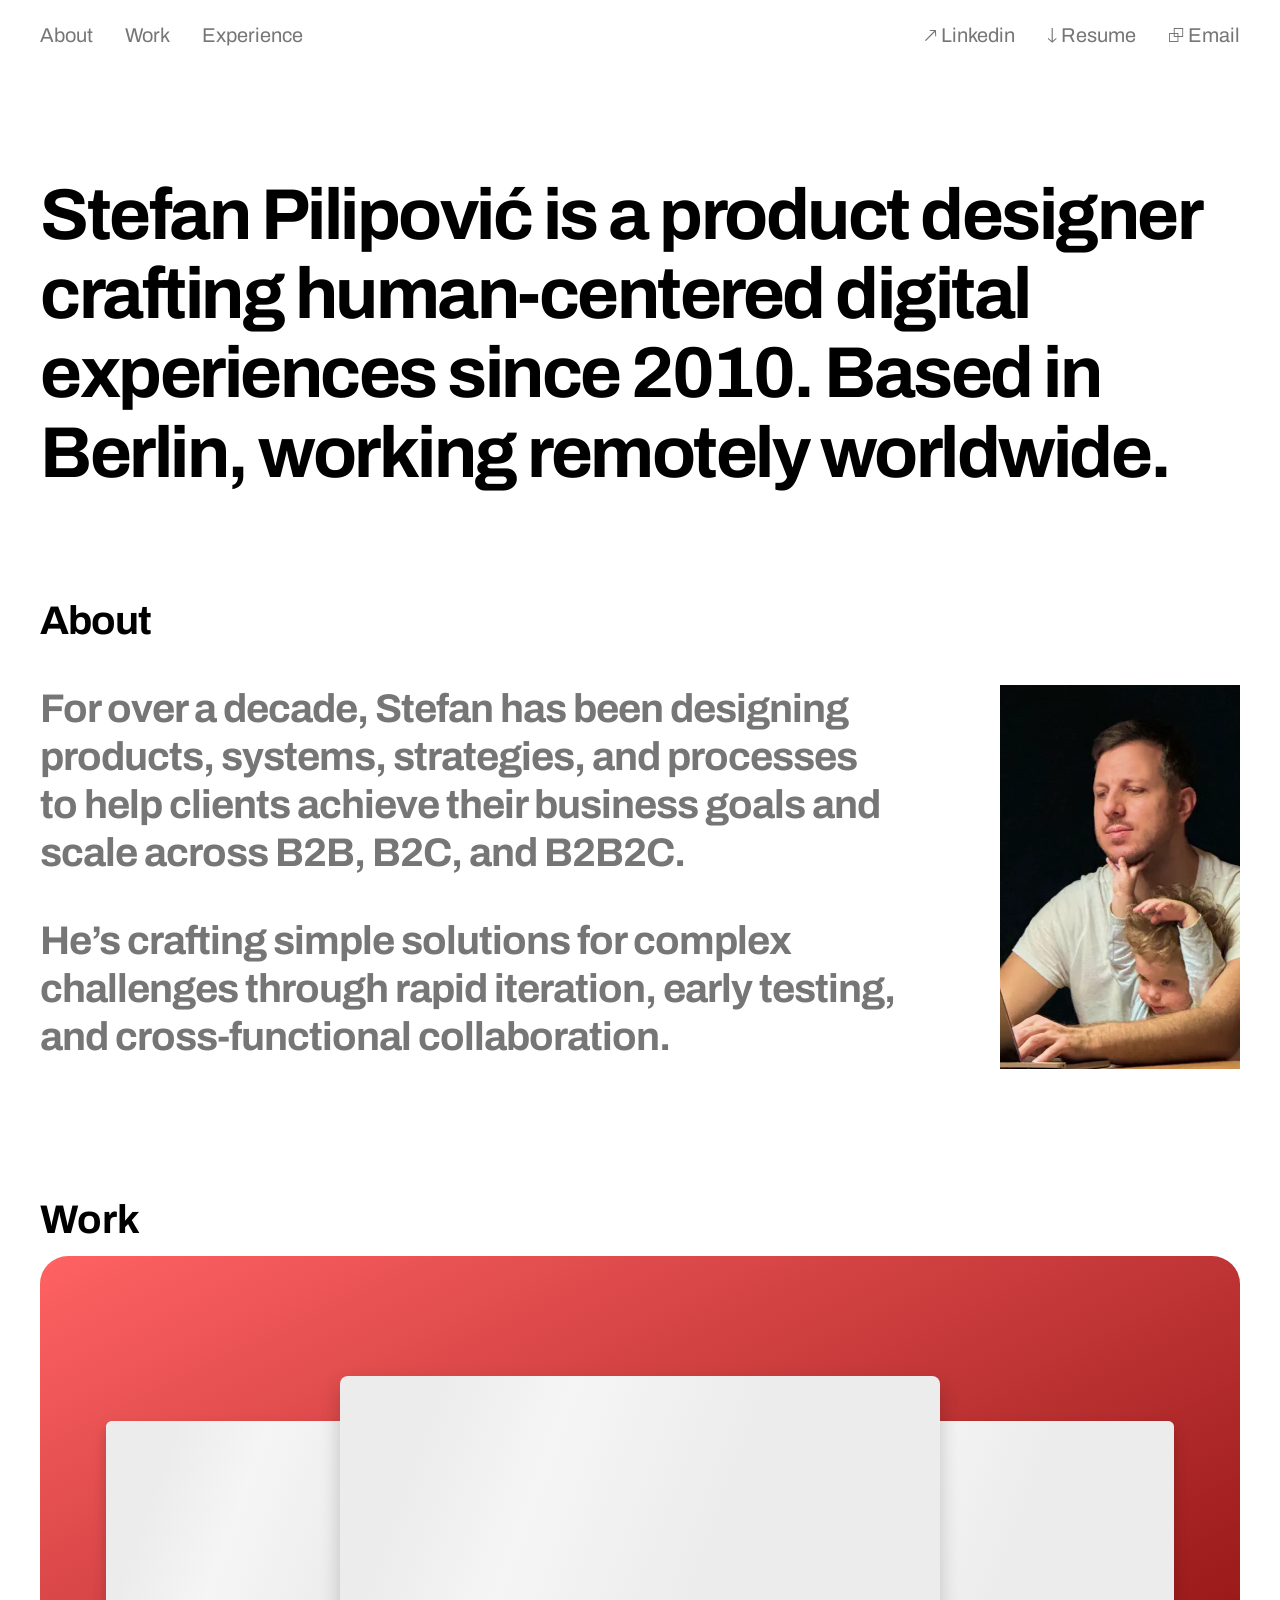
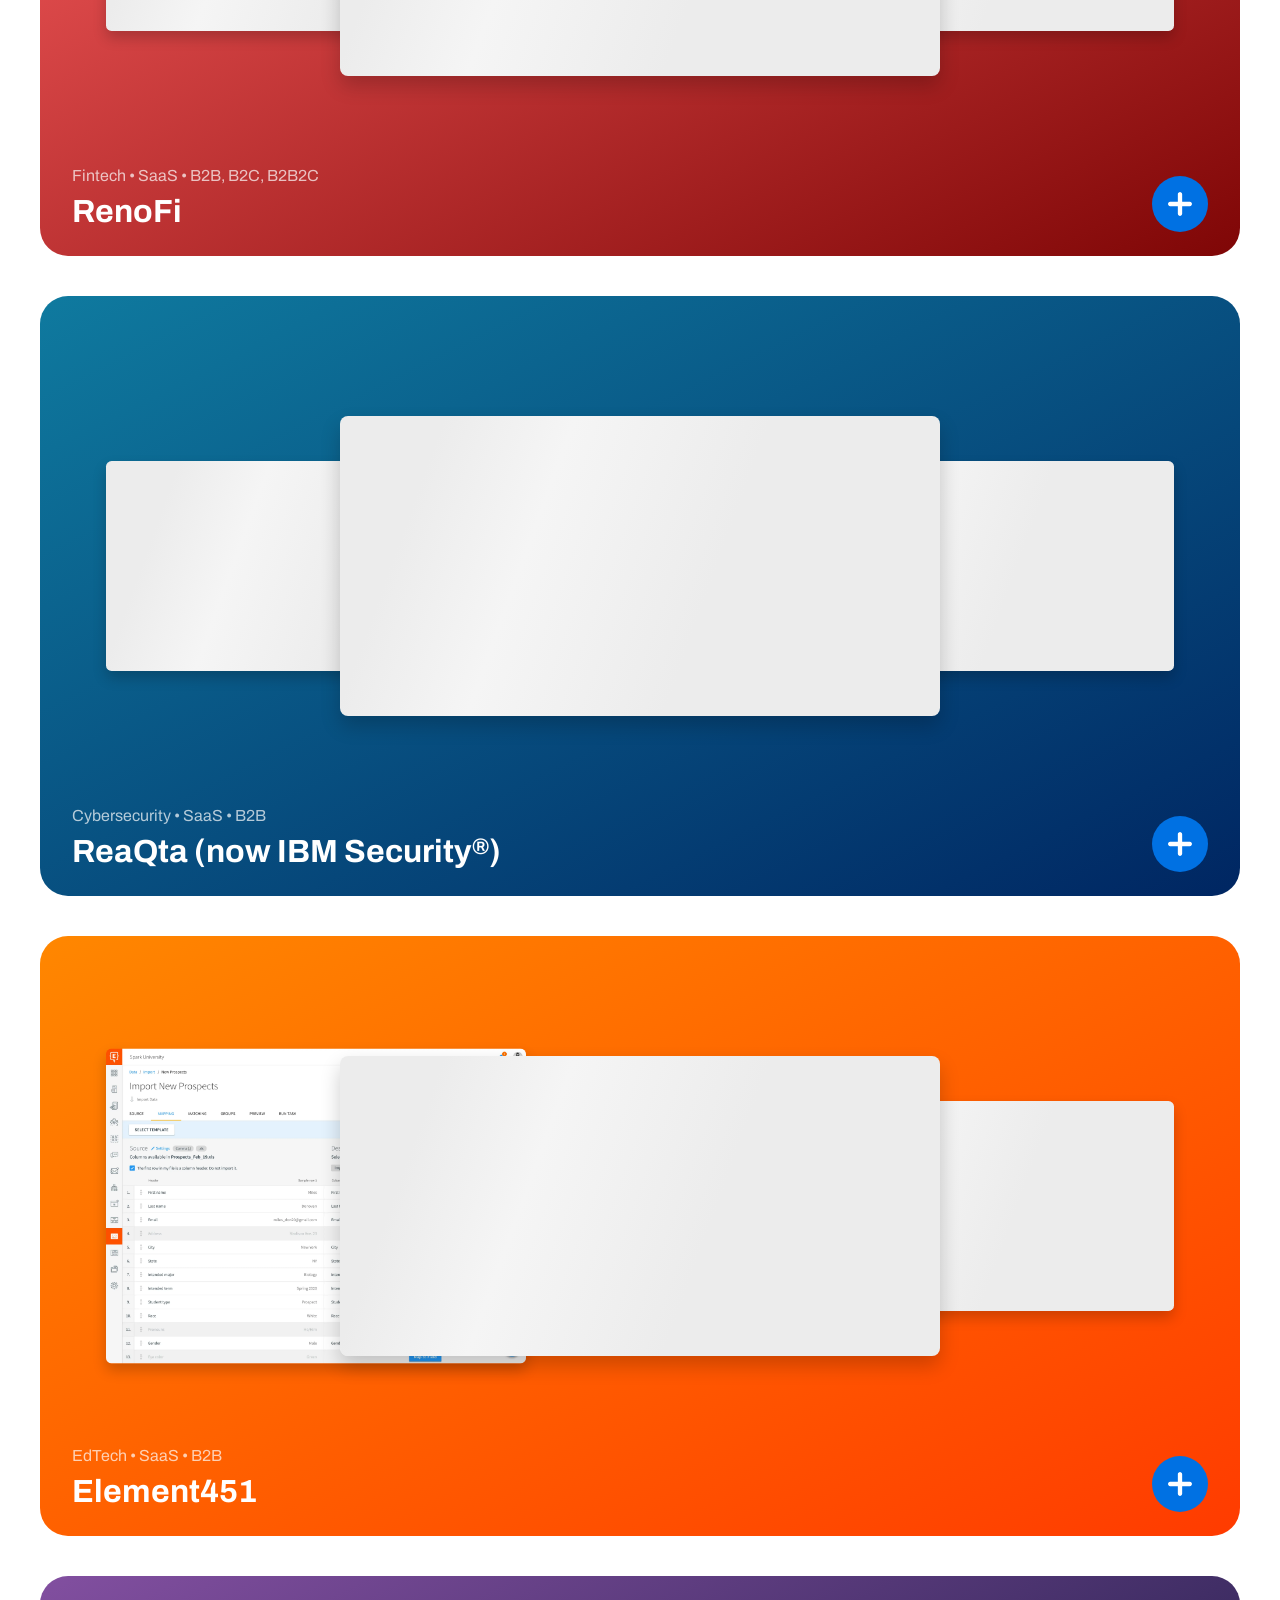
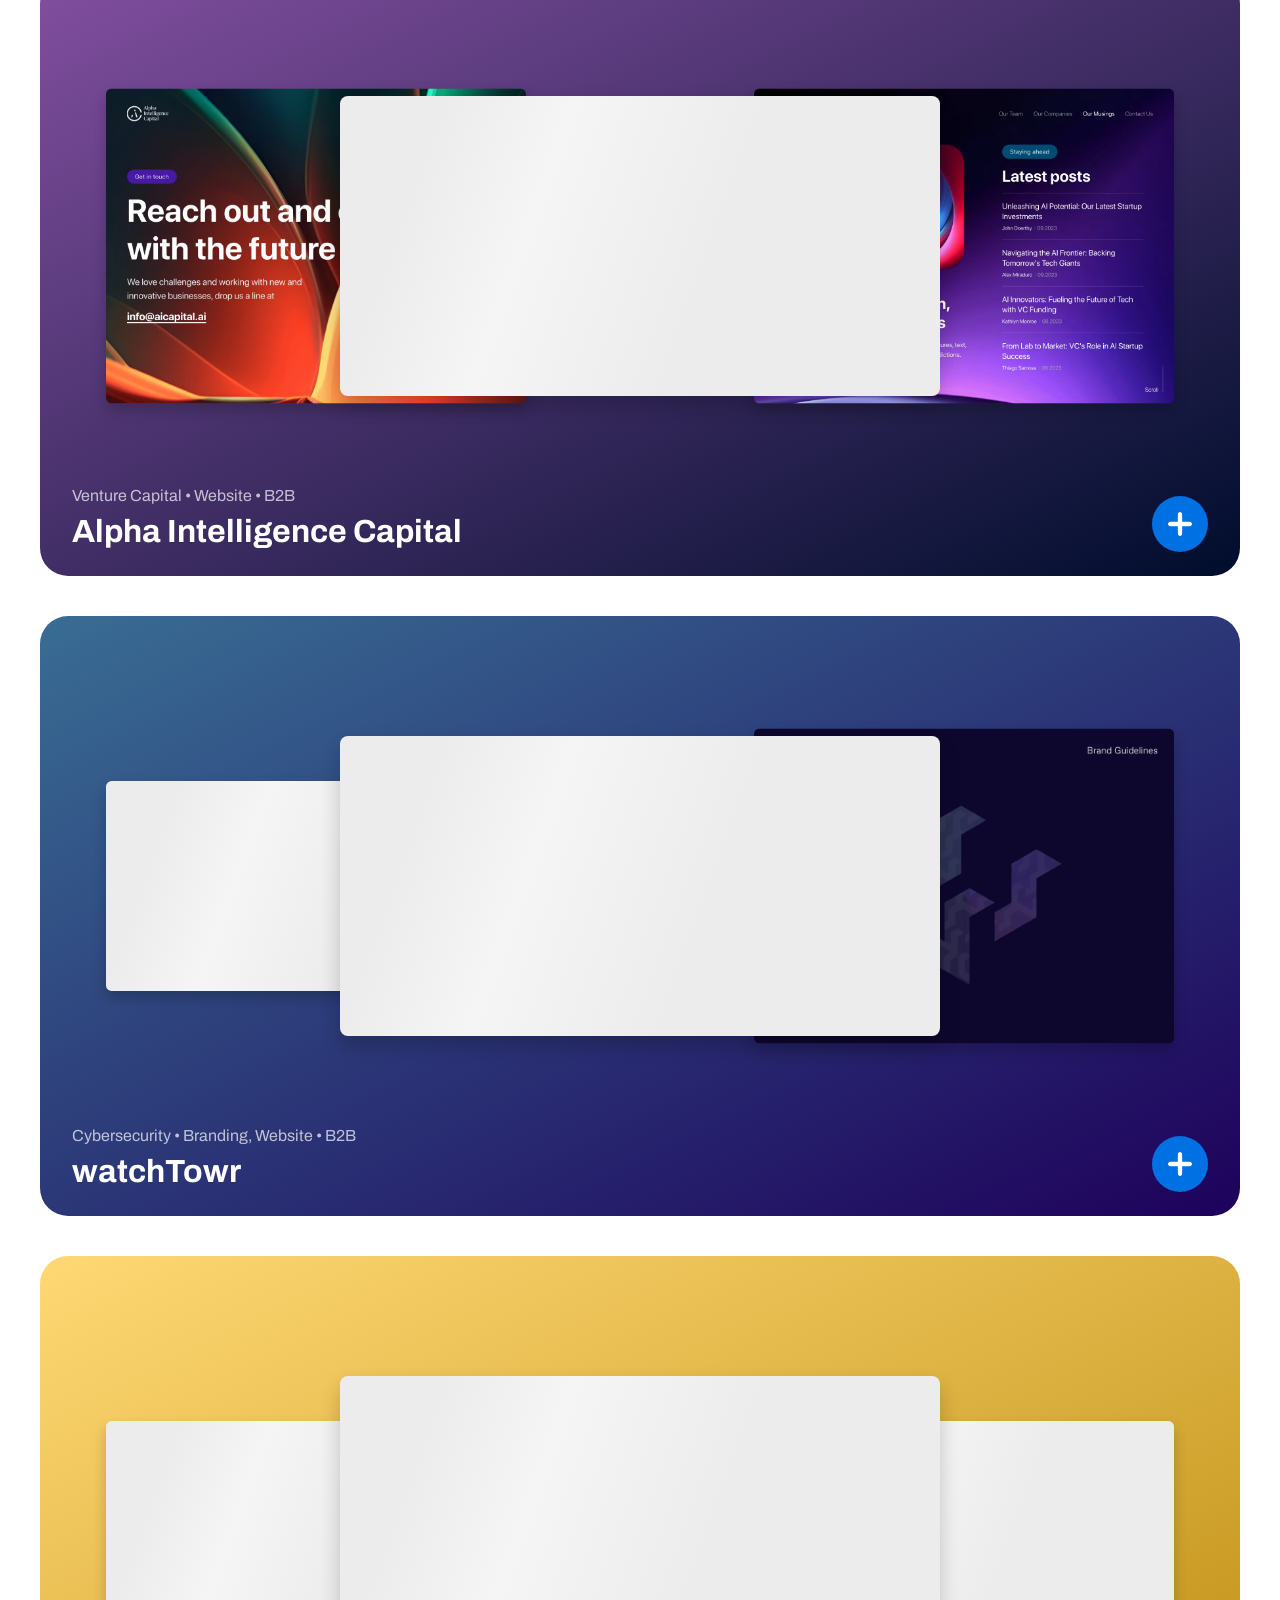
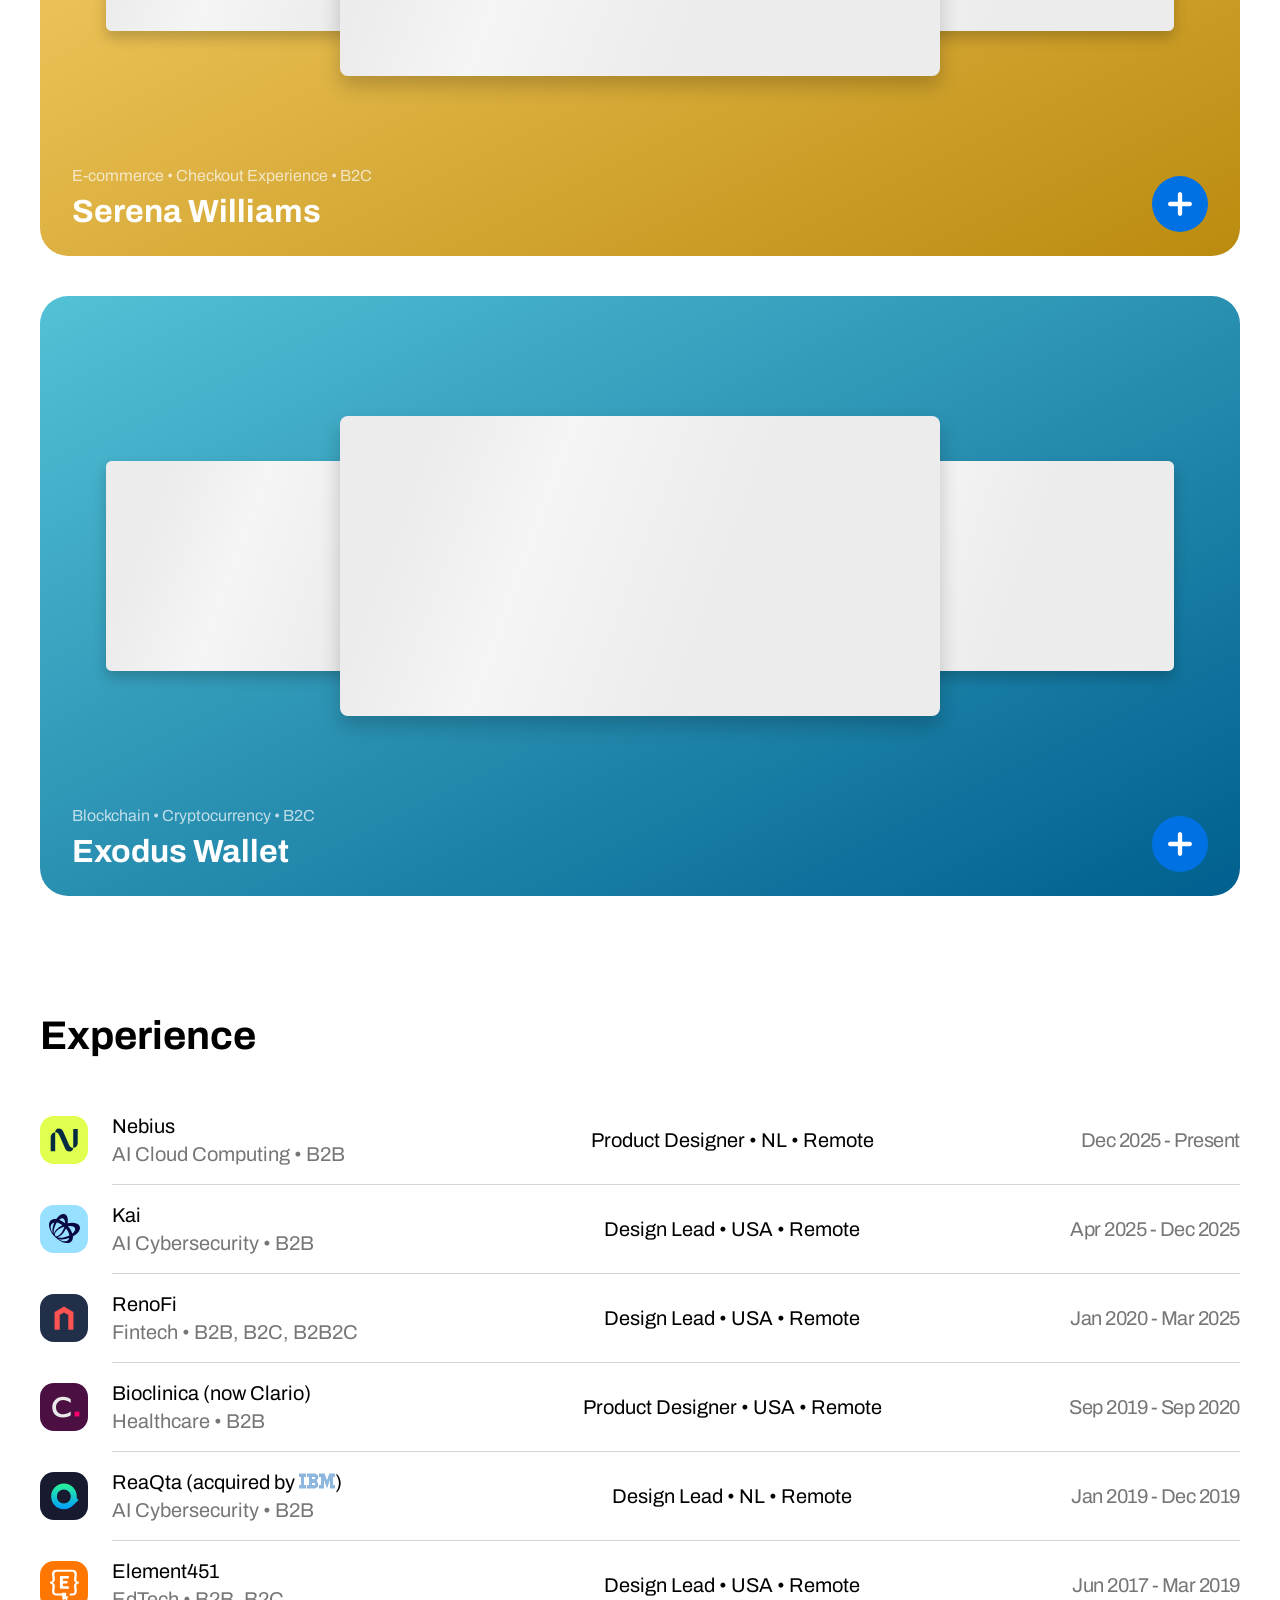
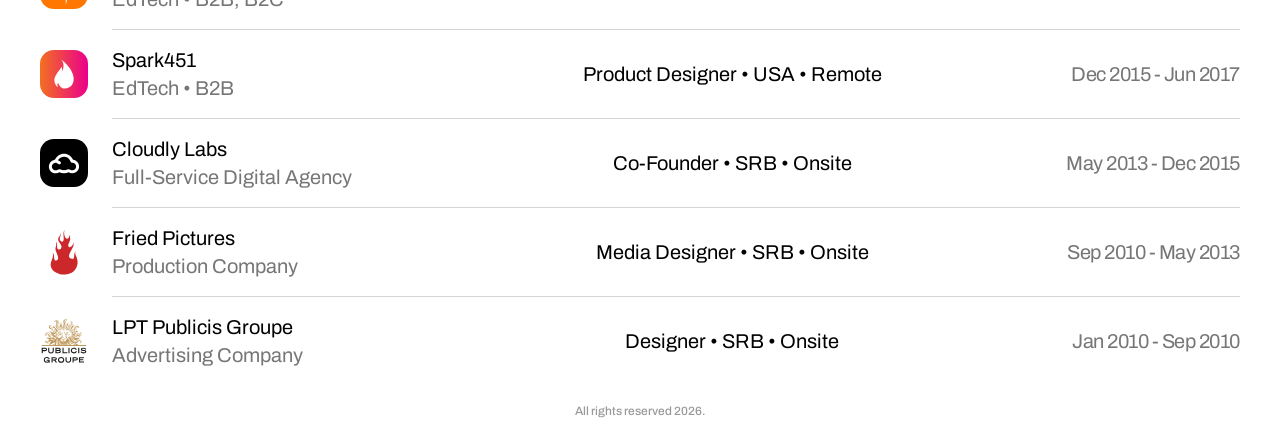
<file: index.html>
<!DOCTYPE html>
<html lang="en">

<head>
    <meta charset="UTF-8">
    <meta name="viewport" content="width=device-width, initial-scale=1.0">
    <title>Stefan Pilipović</title>
    <link rel="preconnect" href="https://fonts.googleapis.com">
    <link rel="preconnect" href="https://fonts.gstatic.com" crossorigin>
    <link href="https://fonts.googleapis.com/css2?family=Archivo:ital,wght@0,100..900;1,100..900&display=swap"
        rel="stylesheet">
    <link href="https://fonts.googleapis.com/css2?family=Noto+Sans+Symbols+2&display=swap" rel="stylesheet">
    <link rel="stylesheet" href="reset.css">
    <link rel="stylesheet" href="style.css">
    <link rel="stylesheet" href="navigation.css">
    <link rel="stylesheet" href="heading.css">
    <link rel="stylesheet" href="about.css">
    <link rel="stylesheet" href="experience.css">
    <link rel="stylesheet" href="work.css">
    <link rel="stylesheet" href="browser.css">
    <link rel="stylesheet" href="tooltip.css">
    <link rel="stylesheet" href="slideshow.css">
    <link rel="stylesheet" href="modal.css">
    <link rel="stylesheet" href="accordion.css">
    <link rel="icon" type="image/svg+xml" href="assets/favicon.svg">

    <!-- Google tag (gtag.js) -->
    <script async src="https://www.googletagmanager.com/gtag/js?id=G-XB05ZPTBJV"></script>
    <script>
        window.dataLayer = window.dataLayer || [];
        function gtag() { dataLayer.push(arguments); }
        gtag('js', new Date());
        gtag('config', 'G-XB05ZPTBJV');
    </script>
</head>

<body class="loading">
    <!-- Preloader -->
    <div class="preloader">
        <div class="preloader__content">
            <div class="preloader__spinner"></div>
            <div class="preloader__progress">
                <div class="preloader__progress-bar"></div>
            </div>
        </div>
    </div>

    <nav class="navigation">
        <div class="navigation__links--wrapper--left">
            <a href="#about" class="navigation__link">About</a>
            <a href="#work" class="navigation__link">Work</a>
            <a href="#experience" class="navigation__link">Experience</a>
        </div>
        <div class="navigation__links--wrapper--right">
            <a href="https://www.linkedin.com/in/spilipovic/" target="_blank" class="navigation__link"><span
                    class="symbol">&#x1F855;</span> Linkedin</a>
            <a href="https://docs.google.com/document/d/11l5Y7UDLpbJvUfLFxJQlzGdZKmRxmlQCVk5my8_Bfl0/edit?usp=sharing" target="_blank" class="navigation__link"><span
                    class="symbol">&#129107;</span> Resume</a>
            <a href="mailto:stefan.pilipovic@gmail.com" class="navigation__link"><span class="symbol">&#11194;</span>
                Email</a>
        </div>
    </nav>

    <h1 class="heading">Stefan Pilipović is a product designer crafting human-centered digital experiences since 2010.
        Based in
        Berlin, working remotely worldwide.
    </h1>

    <!-- ABOUT START ----------------------------------------------------------------------------------------------------------------------------------------------->

    <section id="about" class="about">
        <h2 class="about__title">About</h2>
        <div class="about__content">
            <div class="about__text--wrapper">
                <p class="about__text">
                    For over a decade, Stefan has been designing products, systems, strategies, and processes to
                    help clients achieve their business goals and scale across B2B, B2C, and B2B2C.
                </p>
                <p class="about__text">
                    He’s crafting simple solutions for complex challenges through rapid iteration,
                    early testing, and cross-functional collaboration.
                </p>
            </div>
            <div class="about__image--wrapper">
                <img src="assets/profile_picture.webp" alt="Profile Picture" class="about__image">
            </div>
        </div>
    </section>

    <!-- ABOUT END ----------------------------------------------------------------------------------------------------------------------------------------------->

   

    <!-- WORK RENOFI START ----------------------------------------------------------------------------------------------------------------------------------------------->

    <section id="work">

        <h2 class="work__heading">
            Work
        </h2>

        <!-- One cover
        <div class="work__cover" style="background: linear-gradient(to bottom right, #FF6263, #7f0606);">
            <video class="work__cover--media" playsinline preload="none"  muted loop>
                <source src="assets/renofi/renofi_video_1.mp4" type="video/mp4">
                Your browser does not support the video tag.
            </video> -->

        <div class="work__cover" style="background: linear-gradient(to bottom right, #FF6263, #7f0606);">

            <div class="work__cover--media--wrapper">
                <video class="work__cover--media work__cover--media--left" playsinline preload="none"  muted
                    loop>
                    <source src="assets/renofi/renofi_video_3_cover.mp4" type="video/mp4">
                    Your browser does not support the video tag.
                </video>

                <video class="work__cover--media work__cover--media--center" playsinline preload="none"  muted
                    loop>
                    <source src="assets/renofi/renofi_video_1_cover.mp4" type="video/mp4">
                    Your browser does not support the video tag.
                </video>

                <video class="work__cover--media work__cover--media--right" playsinline preload="none"  muted
                    loop>
                    <source src="assets/renofi/renofi_video_5_cover.mp4" type="video/mp4">
                    Your browser does not support the video tag.
                </video>
            </div>

            <div class="work__cover--gradient"></div>
            <div class="work__cover--text">
                <div class="work__cover--heading">Fintech • SaaS • B2B, B2C, B2B2C</div>
                <div class="work__cover--title">RenoFi</div>
            </div>
            <img src="assets/icon_plus.svg" class="work__cover--open--button" alt="Open project details">

        </div>

        <section class="modal">
            <div class="modal__content">
                <div class="modal__pull--bar">
                    <div class="modal__pull--indicator"></div>
                </div>
                <span class="close"></span>
                <h2 class="work__title">
                    RenoFi
                </h2>
                <h2 class="work__subtitle">
                    Fintech • SaaS • B2B, B2C, B2B2C • Design Lead • USA • Remote
                </h2>

                <p class="work__chip--wrapper">
                    <span class="work__chip">Product Design</span>
                    <span class="work__chip">User Research</span>
                    <span class="work__chip">Usability Testing</span>
                    <span class="work__chip">Prototyping</span>
                    <span class="work__chip">Cross-Platform Design</span>
                    <span class="work__chip">Interaction Design</span>
                    <span class="work__chip">UX/UI Design</span>
                    <span class="work__chip">User Flow Design</span>
                    <span class="work__chip">Funnel Analysis</span>
                    <span class="work__chip">Conversion Optimization</span>
                    <span class="work__chip">Design System</span>
                    <span class="work__chip">A/B Testing</span>
                    <span class="work__chip">Visual Design</span>
                    <span class="work__chip">Website Design</span>
                    <span class="work__chip">Email Design</span>
                    <span class="work__chip">Copywriting</span>
                    <span class="work__chip">Marketing Design</span>
                    <span class="work__chip">Presentation Design</span>
                    <span class="work__chip">Motion Design</span>
                    <span class="work__chip">Animation</span>
                    <span class="work__chip">Illustration Design</span>
                    <span class="work__chip">Accessibility (WCAG)</span>
                </p>

                <p class="work__description">
                    Designed from zero to one seamless end-to-end experiences for borrowers, lenders, and internal
                    teams, streamlining
                    the renovation loan journey across a complex multi-portal platform.
                    <br><br>
                    Collaborated with the CEO, CTO, engineering, product and cross-functional teams in a fully
                    remote and highly
                    regulated fintech
                    environment to validate design decisions through real-world testing, UX writing, and compliance
                    alignment.
                </p>

                <div class="slideshow">
                    <img class="slideshow__slide" src="assets/renofi/renofi_secure_1.webp"
                        alt="RenoFi secure application interface screen 1">
                    <img class="slideshow__slide" src="assets/renofi/renofi_secure_2.webp"
                        alt="RenoFi secure application interface screen 2">
                    <img class="slideshow__slide" src="assets/renofi/renofi_secure_3.webp"
                        alt="RenoFi secure application interface screen 3">
                    <img class="slideshow__slide" src="assets/renofi/renofi_secure_4.webp"
                        alt="RenoFi secure application interface screen 4">
                    <img class="slideshow__slide" src="assets/renofi/renofi_secure_5.webp"
                        alt="RenoFi secure application interface screen 5">
                    <img class="slideshow__slide" src="assets/renofi/renofi_secure_6.webp"
                        alt="RenoFi secure application interface screen 6">
                    <img class="slideshow__slide" src="assets/renofi/renofi_secure_7.webp"
                        alt="RenoFi secure application interface screen 7">

                    <div class="thumbnail--wrapper" style="text-align:center; margin-top:20px;">
                        <img class="slideshow__thumbnail" src="assets/renofi/renofi_secure_1.webp"
                            alt="Thumbnail for RenoFi secure screen 1">
                        <img class="slideshow__thumbnail" src="assets/renofi/renofi_secure_2.webp"
                            alt="Thumbnail for RenoFi secure screen 2">
                        <img class="slideshow__thumbnail" src="assets/renofi/renofi_secure_3.webp"
                            alt="Thumbnail for RenoFi secure screen 3">
                        <img class="slideshow__thumbnail" src="assets/renofi/renofi_secure_4.webp"
                            alt="Thumbnail for RenoFi secure screen 4">
                        <img class="slideshow__thumbnail" src="assets/renofi/renofi_secure_5.webp"
                            alt="Thumbnail for RenoFi secure screen 5">
                        <img class="slideshow__thumbnail" src="assets/renofi/renofi_secure_6.webp"
                            alt="Thumbnail for RenoFi secure screen 6">
                        <img class="slideshow__thumbnail" src="assets/renofi/renofi_secure_7.webp"
                            alt="Thumbnail for RenoFi secure screen 7">
                    </div>
                </div>

                <span class="work__project--caption">
                    Redesigned customer portal and <span class="work__project--caption--highlight">reduced time required
                        to
                        complete tasks and submit applications by 42%.</span>
                </span>
                <div class="work__project--block">
                    <video class="work__project--block--video" style="max-height: 450px;" playsinline preload="none"
                         muted loop>
                        <source src="assets/renofi/renofi_video_4.mp4" type="video/mp4">
                        Your browser does not support the video tag.
                    </video>
                </div>

                <span class="work__project--caption">
                    Crafted <span class="work__project--caption--highlight">gamified milestone elements</span> which <span class="work__project--caption--highlight">increased
                        user
                        engagement and completion rates</span>
                </span>

                <div class="work__project--block">
                    <img src="assets/renofi/renofi_secure_8.webp" alt="RenoFi mobile responsive design interface"
                        class="work__project--block--image">
                </div>

                <span class="work__project--caption">
                    Designed a seamless<span class="work__project--caption--highlight"> application experience on the
                        go</span>
                    which significantly <span class="work__project--caption--highlight">increased session
                        durations</span>
                </span>

                <div class="work__project--block">
                    <video class="work__project--block--video" playsinline preload="none"  muted loop>
                        <source src="assets/renofi/renofi_video_3.mp4" type="video/mp4">
                        Your browser does not support the video tag.
                    </video>
                </div>

                <span class="work__project--caption">
                    Crafted <span class="work__project--caption--highlight">microinteractions</span> that <span
                        class="work__project--caption--highlight">guide</span> users and <span
                        class="work__project--caption--highlight">provide feedback during thought-intensive
                        tasks</span>
                </span>

                <div class="work__project--block">
                    <img src="assets/renofi/renofi_secure_9.webp" alt="RenoFi communication strategy diagram"
                        class="work__project--block--image">
                </div>

                <span class="work__project--caption">
                    Designed, <span class="work__project--caption--highlight">meticulously tested</span> and organized
                    user
                    communication which <span class="work__project--caption--highlight">eliminated support
                        back-and-forth</span>
                </span>

                <div class="slideshow work__project--block--content">
                    <img class="slideshow__slide" src="assets/renofi/renofi_blueprint_1.webp"
                        alt="RenoFi blueprint design screen 1">
                    <img class="slideshow__slide" src="assets/renofi/renofi_blueprint_2.webp"
                        alt="RenoFi blueprint design screen 2">
                    <img class="slideshow__slide" src="assets/renofi/renofi_blueprint_3.webp"
                        alt="RenoFi blueprint design screen 3">
                    <img class="slideshow__slide" src="assets/renofi/renofi_blueprint_4.webp"
                        alt="RenoFi blueprint design screen 4">
                    <img class="slideshow__slide" src="assets/renofi/renofi_blueprint_5.webp"
                        alt="RenoFi blueprint design screen 5">
                    <img class="slideshow__slide" src="assets/renofi/renofi_blueprint_6.webp"
                        alt="RenoFi blueprint design screen 6">

                    <div class="slideshow__thumbnail--wrapper">
                        <img class="slideshow__thumbnail" src="assets/renofi/renofi_blueprint_1.webp"
                            alt="Thumbnail for RenoFi blueprint screen 1">
                        <img class="slideshow__thumbnail" src="assets/renofi/renofi_blueprint_2.webp"
                            alt="Thumbnail for RenoFi blueprint screen 2">
                        <img class="slideshow__thumbnail" src="assets/renofi/renofi_blueprint_3.webp"
                            alt="Thumbnail for RenoFi blueprint screen 3">
                        <img class="slideshow__thumbnail" src="assets/renofi/renofi_blueprint_4.webp"
                            alt="Thumbnail for RenoFi blueprint screen 4">
                        <img class="slideshow__thumbnail" src="assets/renofi/renofi_blueprint_5.webp"
                            alt="Thumbnail for RenoFi blueprint screen 5">
                        <img class="slideshow__thumbnail" src="assets/renofi/renofi_blueprint_6.webp"
                            alt="Thumbnail for RenoFi blueprint screen 6">
                    </div>
                </div>

                <span class="work__project--caption">
                    Redesigned from the ground up renovation underwriting experience and <span
                        class="work__project--caption--highlight">cut down process completion
                        from 90
                        days
                        to
                        under 30 days</span>
                </span>

                <div class="work__project--block">
                    <video class="work__project--block--video" playsinline preload="none"  muted loop>
                        <source src="assets/renofi/renofi_video_1.mp4" type="video/mp4">
                        Your browser does not support the video tag.
                    </video>

                    <div class="accordion">
                        <div class="accordion__header">
                            <span class="accordion__header--title">
                                Redesigned funnel and <span class="work__project--caption--highlight">increased
                                    click-through rate</span> by <span class="work__project--caption--highlight">3.6
                                    times</span>
                            </span>
                            <img src="assets/icon_plus.svg" class="accordion__header--icon" alt="">
                        </div><!-- /.accordion__header -->
                        <div class="accordion__body">
                            <div class="accordion__body--content">
                                <span class="accordion__body--content--heading">Funnel Click-Through Improvement</span>
                                <span class="accordion__body--content--title"> Drop-off rate from Step 1 to Step 2
                                    decreased
                                    from 86% to 9%, and the overall funnel click-through rate increased from 1.22% to
                                    4.46%
                                    (3.66 times).</span>
                                <span class="accordion__body--content--text">
                                    <span class="accordion__body--content--text--highlight">Situation:</span> The
                                    website funnel
                                    had an <span class="accordion__body--content--text--highlight">86% drop-off rate
                                        after Step
                                        1</span>, indicating a major friction point that caused most visitors to abandon
                                    the
                                    process immediately.
                                    <br><br><br>
                                    <span class="accordion__body--content--text--highlight">Task:</span> I proactively
                                    set out
                                    to <span class="accordion__body--content--text--highlight">identify the cause and
                                        improve
                                        the funnel click-through rate</span>, without a predefined success metric.
                                    <br><br><br>
                                    <span class="accordion__body--content--text--highlight">Action:</span> Through rapid
                                    user
                                    research and A/B testing, I uncovered three key friction points:
                                    <br><br>
                                    <span class="accordion__body--content--text--highlight">1. Misleading CTA
                                        Label</span> – The
                                    "FIND A LENDER" <span class="accordion__body--content--text--highlight">CTA set the
                                        wrong
                                        expectation</span>, leading visitors to abandon the funnel upon realizing it
                                    didn’t
                                    match their intent. <span class="accordion__body--content--text--highlight">A/B
                                        testing
                                        showed that "SEE TODAY’S RATES" consistently outperformed all other
                                        variations</span>,
                                    improving the click-through rate and creating a smoother transition.
                                    <br><br>
                                    <span class="accordion__body--content--text--highlight">2. Disjointed Transition
                                        from Step 1
                                        to
                                        Step 2</span>
                                    - A page reload and URL change <span
                                        class="accordion__body--content--text--highlight">created
                                        a disconnected experience</span>. I improved continuity by:
                                    <ul>
                                        <li>Keeping the <span class="accordion__body--content--text--highlight">funnel
                                                on the
                                                same page</span> and maintaining a <span
                                                class="accordion__body--content--text--highlight">consistent URL</span>.
                                        </li>
                                        <li>Implementing <span
                                                class="accordion__body--content--text--highlight">smooth</span>,
                                            <span class="accordion__body--content--text--highlight">animated
                                                transitions</span>
                                            to guide users seamlessly.
                                        </li>
                                    </ul>
                                    <br>
                                    <span class="accordion__body--content--text--highlight">3. UX/UI Friction</span> – I
                                    optimized the experience by:
                                    <ul>
                                        <li><span class="accordion__body--content--text--highlight">Pre-populating
                                                fields</span>
                                            with common values to drive curiosity.</li>
                                        <li><span class="accordion__body--content--text--highlight">Adding FAQs</span>
                                            at the
                                            bottom of Step 2 to address concerns.</li>
                                        <li><span class="accordion__body--content--text--highlight">Ensuring</span>
                                            seamless TAB
                                            navigation for<span class="accordion__body--content--text--highlight">
                                                better
                                                usability</span>.</li>
                                    </ul>
                                    <br>
                                    <span class="accordion__body--content--text--highlight">Result:</span>
                                    Drop-off rate from Step 1 to Step 2 <span
                                        class="accordion__body--content--text--highlight">decreased from 86% to
                                        9%</span>, and
                                    the overall funnel click-through rate <span
                                        class="accordion__body--content--text--highlight">increased from 1.22% to 4.46%
                                        (3.66
                                        times)</span>.
                                    <br><br><br>
                                    <span class="accordion__body--content--text--highlight">Worked with:</span>
                                    <ul>
                                        <li><span class="accordion__body--content--text--highlight">Sales team</span> to
                                            get
                                            insight into user groups.</li>
                                        <li><span class="accordion__body--content--text--highlight">Product
                                                Manager</span>
                                            to define KPIs and success metrics.</li>
                                        <li><span class="accordion__body--content--text--highlight">Engineering &
                                                QA</span> to
                                            ensure project feasibility, identify potential obstacles, and validate
                                            iterations
                                            through structured testing at every design iteration.</li>
                                        <li><span class="accordion__body--content--text--highlight">Frontend engineering
                                                team</span> to ensure feasibility, and identify potential obstacles.
                                        </li>
                                        <li><span class="accordion__body--content--text--highlight">Design team</span>
                                            to review
                                            and refine UI/UX decisions.</li>
                                    </ul>
                                    <br><br>
                                    <span class="accordion__body--content--text--highlight">Tools used:</span>
                                    <ul>
                                        <li><span class="accordion__body--content--text--highlight">Heap</span> – Funnel
                                            analytics, research and A/B testing validation.</li>
                                        <li><span class="accordion__body--content--text--highlight">LogRocket</span>
                                            - Lead session recordings analysis.</li>
                                        <li><span class="accordion__body--content--text--highlight">Google Docs &
                                                Sheets</span>
                                            – Documentation.</li>
                                        <li><span class="accordion__body--content--text--highlight">Slack &
                                                Huddle</span> –
                                            Communication.</li>
                                        <li><span class="accordion__body--content--text--highlight">Figma</span> Design,
                                            prototyping and documentation.</li>
                                        <li><span class="accordion__body--content--text--highlight">Principle</span> –
                                            Prototyping micro-interactions and motion design.</li>
                                    </ul>
                                </span><!-- /.accordion__body--content--text -->
                            </div><!-- /.accordion__body--content -->
                        </div><!-- /.accordion__body -->
                    </div><!-- /.accordion -->

                </div>

                <div class="work__project--block">
                    <video class="work__project--block--video" playsinline preload="none"  muted loop>
                        <source src="assets/renofi/renofi_video_2.mp4" type="video/mp4">
                        Your browser does not support the video tag.
                    </video>

                    <div class="accordion">
                        <div class="accordion__header">
                            <span class="accordion__header--title">
                                Designed POS, <span class="work__project--caption--highlight">reduced sales workload by
                                    67%</span>,
                                and <span class="work__project--caption--highlight">increased total conversion rate by
                                    1.12%</span>
                            </span>
                            <img src="assets/icon_plus.svg" class="accordion__header--icon" alt="">
                        </div>
                        <!-- /.accordion__header ----------------------------------------------------------------------------------------------------------------------------------------------->

                        <div class="accordion__body">
                            <div class="accordion__body--content">
                                <span class="accordion__body--content--heading">Optimized Sales Process and Lead
                                    Handoff</span>
                                <span class="accordion__body--content--title">Reduced sales workload by 67% and
                                    increased
                                    conversion rate by 1.12%</span>
                                <span class="accordion__body--content--text">
                                    <span class="accordion__body--content--text--highlight">Situation:</span> The sales
                                    team
                                    <span class="accordion__body--content--text--highlight">struggled to efficiently
                                        handle
                                        leads</span> due to the complexity of six new product offerings. This <span
                                        class="accordion__body--content--text--highlight">led to longer call
                                        times</span>, <span class="accordion__body--content--text--highlight">missed
                                        conversion
                                        opportunities</span>, and <span
                                        class="accordion__body--content--text--highlight">incomplete lead
                                        handoffs</span>.
                                    <br><br><br>
                                    <span class="accordion__body--content--text--highlight">Task:</span> My goal was to
                                    <span class="accordion__body--content--text--highlight">restructure the website
                                        funnel</span>
                                    and <span class="accordion__body--content--text--highlight">optimize the
                                        lead-to-sales
                                        process</span>. By improving lead pre-qualification, I aimed to <span
                                        class="accordion__body--content--text--highlight">reduce average sales call
                                        time</span>
                                    by at least 20% (from 16 to 12 minutes) while maintaining or increasing conversions.
                                    <br><br><br>
                                    <span class="accordion__body--content--text--highlight">Action:</span> I redesigned
                                    the
                                    website funnel from the ground up, expanding it from 9 to 40 steps to <span
                                        class="accordion__body--content--text--highlight">pre-qualify leads more
                                        effectively</span> before reaching sales, reducing unnecessary back-and-forth.
                                    By
                                    applying the <span class="accordion__body--content--text--highlight">latest UX/UI
                                        best
                                        practices</span>, <span class="accordion__body--content--text--highlight">A/B
                                        testing</span>, and <span class="accordion__body--content--text--highlight">user
                                        research</span>, I identified key friction points and <span
                                        class="accordion__body--content--text--highlight">minimized cognitive
                                        load</span> while
                                    <span class="accordion__body--content--text--highlight">maintaining high
                                        engagement</span>
                                    and <span class="accordion__body--content--text--highlight">low drop-off
                                        rates</span>.
                                    <span class="accordion__body--content--text--highlight">
                                        <br><br><br>
                                        Result:</span> We <span
                                        class="accordion__body--content--text--highlight">reduced
                                        average sales call time by 67%
                                        (from 16 min. to 5.5 min)</span>, optimized lead handoff between the sales and
                                    operations teams, and <span
                                        class="accordion__body--content--text--highlight">increased the
                                        conversion rate by 1.12%</span>, despite adding more steps.
                                    <br><br><br>
                                    <span class="accordion__body--content--text--highlight">Worked with:</span>
                                    <ul>
                                        <li><span class="accordion__body--content--text--highlight">Sales team</span>
                                            members to
                                            document their lead call qualification processes.</li>
                                        <li><span class="accordion__body--content--text--highlight">Operations
                                                team</span>
                                            Operations team to understand hand-off experience, and identify gaps.</li>
                                        <li><span class="accordion__body--content--text--highlight">Engineering &
                                                QA</span> to ensure project feasibility, identify potential obstacles, and validate
                                            iterations through structured testing at every design iteration.</li>
                                        <li><span class="accordion__body--content--text--highlight">Design Team</span>
                                            to review and refine UI/UX decisions.</li>
                                    </ul>
                                    <br><br>
                                    <span class="accordion__body--content--text--highlight">Tools used:</span>
                                    <ul>
                                        <li><span class="accordion__body--content--text--highlight">Mode</span> - Funnel
                                            analytics, research and A/B testing validation.</li>
                                        <li><span class="accordion__body--content--text--highlight">RingCentral</span>
                                            – Call recordings, metrics, and analysis.</li>
                                        <li><span class="accordion__body--content--text--highlight">LogRocket</span> –
                                            Lead
                                            session recordings analysis.</li>
                                        <li><span class="accordion__body--content--text--highlight">Google Docs &
                                                Sheets</span>
                                            – Documentation.</li>
                                        <li><span class="accordion__body--content--text--highlight">Slack & Zoom</span>
                                            –
                                            Communication.</li>
                                        <li><span class="accordion__body--content--text--highlight">Figma</span> –
                                            Design and
                                            prototyping.</li>
                                        <li><span class="accordion__body--content--text--highlight">Principle</span> –
                                            Prototyping micro-interactions and motion design.</li>
                                    </ul>
                                </span><!-- /.accordion__body--content--text ----------------------------------------------------------------------------------------------------------------------------------------------->
                            </div>
                            <!-- /.accordion__body--content ----------------------------------------------------------------------------------------------------------------------------------------------->
                        </div>
                        <!-- /.accordion__body ----------------------------------------------------------------------------------------------------------------------------------------------->
                    </div>
                    <!-- /.accordion ----------------------------------------------------------------------------------------------------------------------------------------------->
                </div>

                <div class="work__project--block">
                    <video class="work__project--block--video" playsinline preload="none"  muted loop>
                        <source src="assets/renofi/renofi_video_5.mp4" type="video/mp4">
                        Your browser does not support the video tag.
                    </video>
                </div>

                <span class="work__project--caption">
                    Designed testimonials that <span class="work__project--caption--highlight">boosted trust
                        and
                        conversions</span> by showcasing successful journeys
                </span>

                <div class="work__project--block">
                    <div class="work__project--block--reviews">
                        <a href="https://maps.app.goo.gl/q4uQizz6maZZ63zh6" target="_blank">
                            <img src="assets/renofi/renofi_review_1.webp"
                                alt="RenoFi Google Review About Good User Interface 1"
                                class="work__project--block--reviews--card">
                        </a>
                        <a href="https://maps.app.goo.gl/z1F3Hcuv41Yta2DY8" target="_blank">
                            <img src="assets/renofi/renofi_review_2.webp"
                                alt="RenoFi Google Review About Good User Interface 2"
                                class="work__project--block--reviews--card">
                        </a>
                        <a href="https://maps.app.goo.gl/EV6oahqR7vwTZ5ibA" target="_blank">
                            <img src="assets/renofi/renofi_review_3.webp"
                                alt="RenoFi Google Review About Good User Interface 3"
                                class="work__project--block--reviews--card">
                        </a>
                        <a href="https://maps.app.goo.gl/gbrK3fDPsn3X4yc16" target="_blank">
                            <img src="assets/renofi/renofi_review_4.webp"
                                alt="RenoFi Google Review About Good User Interface 4"
                                class="work__project--block--reviews--card">
                        </a>
                    </div>
                </div>

                <span class="work__project--caption">
                    Reviews from users, showcasing the <span class="work__project--caption--highlight">impact of
                        design</span>
                    on their
                    renovation loan journey
                </span>

                <div class="slideshow work__project--block--content">
                    <img class="slideshow__slide" src="assets/renofi/renofi_bts_1.webp"
                        alt="RenoFi behind the scenes design process image 1">
                    <img class="slideshow__slide" src="assets/renofi/renofi_bts_2.webp"
                        alt="RenoFi behind the scenes design process image 2">
                    <img class="slideshow__slide" src="assets/renofi/renofi_bts_3.webp"
                        alt="RenoFi behind the scenes design process image 3">
                    <img class="slideshow__slide" src="assets/renofi/renofi_bts_4.webp"
                        alt="RenoFi behind the scenes design process image 4">
                    <img class="slideshow__slide" src="assets/renofi/renofi_bts_5.webp"
                        alt="RenoFi behind the scenes design process image 5">
                    <img class="slideshow__slide" src="assets/renofi/renofi_bts_6.webp"
                        alt="RenoFi behind the scenes design process image 6">

                    <div class="slideshow__thumbnail--wrapper">
                        <img class="slideshow__thumbnail" src="assets/renofi/renofi_bts_1.webp"
                            alt="Thumbnail for RenoFi behind the scenes image 1">
                        <img class="slideshow__thumbnail" src="assets/renofi/renofi_bts_2.webp"
                            alt="Thumbnail for RenoFi behind the scenes image 2">
                        <img class="slideshow__thumbnail" src="assets/renofi/renofi_bts_3.webp"
                            alt="Thumbnail for RenoFi behind the scenes image 3">
                        <img class="slideshow__thumbnail" src="assets/renofi/renofi_bts_4.webp"
                            alt="Thumbnail for RenoFi behind the scenes image 4">
                        <img class="slideshow__thumbnail" src="assets/renofi/renofi_bts_5.webp"
                            alt="Thumbnail for RenoFi behind the scenes image 5">
                        <img class="slideshow__thumbnail" src="assets/renofi/renofi_bts_6.webp"
                            alt="Thumbnail for RenoFi behind the scenes image 6">
                    </div>
                </div>

                <span class="work__project--caption">
                    Behind the scenes of <span class="work__project--caption--highlight">design process</span>, from
                    <span class="work__project--caption--highlight">user research</span>, <span
                        class="work__project--caption--highlight">iterations</span>, to <span
                        class="work__project--caption--highlight">final
                        product</span>
                </span>
            </div>
            <div class="modal__close--button">
                <img src="assets/icon_plus.svg" class="modal__close--icon" alt="Close">
            </div>
        </section>

        <!-- WORK RENOFI END ----------------------------------------------------------------------------------------------------------------------------------------------->
        
        <!-- WORK REAQTA START ----------------------------------------------------------------------------------------------------------------------------------------------->

        <section>

            <div class="work__cover" style="background: linear-gradient(to bottom right, #0F7A9F, #002662);">

                <div class="work__cover--media--wrapper">
                    <video class="work__cover--media work__cover--media--left" playsinline preload="none"  muted
                        loop>
                        <source src="assets/reaqta/reaqta_video_2_cover.mp4" type="video/mp4">
                        Your browser does not support the video tag.
                    </video>

                    <video class="work__cover--media work__cover--media--center" playsinline preload="none"  muted loop>
                        <source src="assets/reaqta/reaqta_website_1_top_cover.mp4" type="video/mp4">
                        Your browser does not support the video tag.
                    </video>

                    <video class="work__cover--media work__cover--media--right" playsinline preload="none"  muted loop>
                        <source src="assets/reaqta/reaqta_video_4_cover.mp4" type="video/mp4">
                        Your browser does not support the video tag.
                    </video>
                </div>

                <div class="work__cover--gradient"></div>
                <div class="work__cover--text">
                    <div class="work__cover--heading">Cybersecurity • SaaS • B2B</div>
                    <div class="work__cover--title">ReaQta (now IBM Security<span
                            class="symbol__register--superscript">®</span>)</div>
                </div>
                <img src="assets/icon_plus.svg" class="work__cover--open--button" alt="Open project details">

            </div>

            <section class="modal">
                <div class="modal__content">
                    <div class="modal__pull--bar">
                        <div class="modal__pull--indicator"></div>
                    </div>
                    <span class="close"></span>

                    <h2 class="work__title">
                        ReaQta
                    </h2>
                    <h2 class="work__subtitle">
                        Cybersecurity • SaaS • B2B, B2C, B2B2C • Design Lead • NL • Remote
                    </h2>

                    <p class="work__chip--wrapper">
                        <span class="work__chip">Product Design</span>
                        <span class="work__chip">Usability Testing</span>
                        <span class="work__chip">Prototyping</span>
                        <span class="work__chip">Cross-Platform Design</span>
                        <span class="work__chip">Interaction Design</span>
                        <span class="work__chip">UX/UI Design</span>
                        <span class="work__chip">User Flow Design</span>
                        <span class="work__chip">Design System</span>
                        <span class="work__chip">Brand Design</span>
                        <span class="work__chip">Visual Design</span>
                        <span class="work__chip">Website Design</span>
                        <span class="work__chip">Copywriting</span>
                        <span class="work__chip">Illustration</span>
                        <span class="work__chip">Presentation Design</span>
                        <span class="work__chip">Motion Design</span>
                        <span class="work__chip">Accessibility (WCAG)</span>
                    </p>

                    <p class="work__description">
                        Designed an extensive A.I. powered platform, website, branding and presentation for ReaQta (now
                        IBM Security®), for detecting new and unknown
                        threats, from ransomware to sophisticated file-less and in-memory attacks, and remediating them
                        in near real time.
                        <br><br>
                        Collaborated directly with the CEO and the engineering team in a fully remote environment, to
                        validate design decisions through real-world testing and client feedback.
                    </p>

                    <div class="slideshow">
                        <img class="slideshow__slide" src="assets/reaqta/reaqta_platform_1.webp"
                            alt="ReaQta platform interface screen 1">
                        <img class="slideshow__slide" src="assets/reaqta/reaqta_platform_2.webp"
                            alt="ReaQta platform interface screen 2">
                        <img class="slideshow__slide" src="assets/reaqta/reaqta_platform_3.webp"
                            alt="ReaQta platform interface screen 3">
                        <img class="slideshow__slide" src="assets/reaqta/reaqta_platform_4.webp"
                            alt="ReaQta platform interface screen 4">
                        <img class="slideshow__slide" src="assets/reaqta/reaqta_platform_5.webp"
                            alt="ReaQta platform interface screen 5">
                        <img class="slideshow__slide" src="assets/reaqta/reaqta_platform_6.webp"
                            alt="ReaQta platform interface screen 6">

                        <div class="slideshow__thumbnail--wrapper">
                            <img class="slideshow__thumbnail" src="assets/reaqta/reaqta_platform_1.webp"
                                alt="Thumbnail for ReaQta platform screen 1">
                            <img class="slideshow__thumbnail" src="assets/reaqta/reaqta_platform_2.webp"
                                alt="Thumbnail for ReaQta platform screen 2">
                            <img class="slideshow__thumbnail" src="assets/reaqta/reaqta_platform_3.webp"
                                alt="Thumbnail for ReaQta platform screen 3">
                            <img class="slideshow__thumbnail" src="assets/reaqta/reaqta_platform_4.webp"
                                alt="Thumbnail for ReaQta platform screen 4">
                            <img class="slideshow__thumbnail" src="assets/reaqta/reaqta_platform_5.webp"
                                alt="Thumbnail for ReaQta platform screen 5">
                            <img class="slideshow__thumbnail" src="assets/reaqta/reaqta_platform_6.webp"
                                alt="Thumbnail for ReaQta platform screen 6">
                        </div>
                    </div>

                    <span class="work__project--caption">
                        Designed a <span class="work__project--caption--highlight">leading AI cybersecurity
                            platform</span> with <span class="work__project--caption--highlight">easy-to-use
                            interface</span> and <span class="work__project--caption--highlight">clear</span>, <span
                            class="work__project--caption--highlight">
                            actionable statistics</span>
                    </span>

                    <div class="work__project--block">
                        <video class="work__project--block--video" playsinline preload="none"  muted loop>
                            <source src="assets/reaqta/reaqta_video_2.mp4" type="video/mp4">
                            Your browser does not support the video tag.
                        </video>
                    </div>

                    <span class="work__project--caption">
                        Built an <span class="work__project--caption--highlight">intuitive incident response
                            interface</span> tailored for <span class="work__project--caption--highlight">both novel and
                            power users</span>
                    </span>

                    <div class="slideshow work__project--block--video no-autoplay">
                        <div class="browser">
                            <div class="browser__dark--header">
                                <div
                                    class="browser__dark--header--control browser__dark--header--control--close tooltip">
                                    <span class="tooltiptext">Out of order&nbsp; 🚧</span>
                                </div>
                                <div
                                    class="browser__dark--header--control browser__dark--header--control--minimize tooltip">
                                    <span class="tooltiptext">Out of order&nbsp; 🚧</span>
                                </div>
                                <div
                                    class="browser__dark--header--control browser__dark--header--control--expand tooltip">
                                    <span class="tooltiptext">Out of order&nbsp; 🚧</span>
                                </div>
                                <div class="browser__dark--header--title"><span class="symbol">&#129107;</span>
                                    Scrollable
                                    content <span class="symbol">&#129107;</span></div>
                            </div>
                            <div class="browser__dark--content">
                                <div class="slideshow__slide">
                                    <video class="work__project--block--video--slideshow" playsinline preload="none"
                                         muted loop>
                                        <source src="assets/reaqta/reaqta_website_1_top.mp4" type="video/mp4">
                                        Your browser does not support the video tag.
                                    </video>
                                    <img src="assets/reaqta/reaqta_website_1_bottom.webp" alt="ReaQta Website 1"
                                        class="browser__dark--content--img">
                                </div>
                                <img class="slideshow__slide" src="assets/reaqta/reaqta_website_2.webp"
                                    alt="ReaQta Website 2">
                                <img class="slideshow__slide" src="assets/reaqta/reaqta_website_3.webp"
                                    alt="ReaQta Website 3">
                                <img class="slideshow__slide" src="assets/reaqta/reaqta_website_4.webp"
                                    alt="ReaQta Website 4">
                                <img class="slideshow__slide" src="assets/reaqta/reaqta_website_5.webp"
                                    alt="ReaQta Website 5">
                            </div>
                        </div>

                        <div class="slideshow__thumbnail--wrapper">
                            <img class="slideshow__thumbnail active" src="assets/reaqta/reaqta_website_1_thumbnail.webp"
                                alt="ReaQta Website Thumbnail 1">
                            <img class="slideshow__thumbnail" src="assets/reaqta/reaqta_website_2.webp"
                                alt="ReaQta Website Thumbnail 2">
                            <img class="slideshow__thumbnail" src="assets/reaqta/reaqta_website_3.webp"
                                alt="ReaQta Website Thumbnail 3">
                            <img class="slideshow__thumbnail" src="assets/reaqta/reaqta_website_4.webp"
                                alt="ReaQta Website Thumbnail 4">
                            <img class="slideshow__thumbnail" src="assets/reaqta/reaqta_website_5.webp"
                                alt="ReaQta Website Thumbnail 5">
                        </div>
                    </div>

                    <span class="work__project--caption">
                        Designed a <span class="work__project--caption--highlight">responsive website</span> that <span
                            class="work__project--caption--highlight">simplifies
                            complex cybersecurity
                            concepts</span> with <span class="work__project--caption--highlight">clear messaging</span>
                    </span>


                    <div class="work__project--block">
                        <video class="work__project--block--video" playsinline preload="none"  muted loop>
                            <source src="assets/reaqta/reaqta_video_3.mp4" type="video/mp4">
                            Your browser does not support the video tag.
                        </video>
                    </div>

                    <span class="work__project--caption">
                        Crafted<span class="work__project--caption--highlight"> subtle animations</span> that <span
                            class="work__project--caption--highlight">enhance user
                            engagement</span> without distracting from core content
                    </span>

                    <div class="work__project--block">
                        <img src="assets/reaqta/reaqta_website_mobile.webp" alt="ReaQta Website Mobile"
                            class="work__project--block--image">
                    </div>

                    <span class="work__project--caption">
                        Delivered a <span class="work__project--caption--highlight">fully responsive mobile
                            experience</span> that maintains <span class="work__project--caption--highlight">visual
                            impact</span> and <span class="work__project--caption--highlight">information
                            hierarchy</span>
                    </span>

                    <div class="work__project--block">
                        <video class="work__project--block--video" playsinline preload="none"  muted loop>
                            <source src="assets/reaqta/reaqta_video_4.mp4" type="video/mp4">
                            Your browser does not support the video tag.
                        </video>
                    </div>

                    <span class="work__project--caption">
                        Crafted a login page that <span class="work__project--caption--highlight">strengthens brand
                            recognition</span> and <span class="work__project--caption--highlight">increases user
                            emotional
                            connection</span>
                    </span>

                    <div class="slideshow work__project--block--content">
                        <img class="slideshow__slide" src="assets/reaqta/reaqta_brand_book_1.webp"
                            alt="ReaQta brand book page 1">
                        <img class="slideshow__slide" src="assets/reaqta/reaqta_brand_book_2.webp"
                            alt="ReaQta brand book page 2">
                        <img class="slideshow__slide" src="assets/reaqta/reaqta_brand_book_3.webp"
                            alt="ReaQta brand book page 3">
                        <img class="slideshow__slide" src="assets/reaqta/reaqta_brand_book_4.webp"
                            alt="ReaQta brand book page 4">
                        <img class="slideshow__slide" src="assets/reaqta/reaqta_brand_book_5.webp"
                            alt="ReaQta brand book page 5">
                        <img class="slideshow__slide" src="assets/reaqta/reaqta_brand_book_6.webp"
                            alt="ReaQta brand book page 6">

                        <div class="slideshow__thumbnail--wrapper">
                            <img class="slideshow__thumbnail" src="assets/reaqta/reaqta_brand_book_1.webp"
                                alt="Thumbnail for ReaQta brand book page 1">
                            <img class="slideshow__thumbnail" src="assets/reaqta/reaqta_brand_book_2.webp"
                                alt="Thumbnail for ReaQta brand book page 2">
                            <img class="slideshow__thumbnail" src="assets/reaqta/reaqta_brand_book_3.webp"
                                alt="Thumbnail for ReaQta brand book page 3">
                            <img class="slideshow__thumbnail" src="assets/reaqta/reaqta_brand_book_4.webp"
                                alt="Thumbnail for ReaQta brand book page 4">
                            <img class="slideshow__thumbnail" src="assets/reaqta/reaqta_brand_book_5.webp"
                                alt="Thumbnail for ReaQta brand book page 5">
                            <img class="slideshow__thumbnail" src="assets/reaqta/reaqta_brand_book_6.webp"
                                alt="Thumbnail for ReaQta brand book page 6">
                        </div>
                    </div>

                    <span class="work__project--caption">
                        <span class="work__project--caption--highlight">Redesigned the logo</span> and <span
                            class="work__project--caption--highlight">developed</span> a brand book to <span
                            class="work__project--caption--highlight">guide consistent brand growth and
                            application</span>
                    </span>


                    <div class="slideshow work__project--block--content">
                        <img class="slideshow__slide" src="assets/reaqta/reaqta_deck_1.webp"
                            alt="ReaQta presentation deck slide 1">
                        <img class="slideshow__slide" src="assets/reaqta/reaqta_deck_2.webp"
                            alt="ReaQta presentation deck slide 2">
                        <img class="slideshow__slide" src="assets/reaqta/reaqta_deck_3.webp"
                            alt="ReaQta presentation deck slide 3">
                    </div>

                    <span class="work__project--caption">
                        Designed<span class="work__project--caption--highlight"> multiple presentations</span> that
                        <span class="work__project--caption--highlight">supported the company's successful acquisitiong
                            by IBM</span>
                    </span>

                </div>

                <div class="modal__close--button">
                    <img src="assets/icon_plus.svg" class="modal__close--icon" alt="Close">
                </div>

            </section>

            <!-- WORK REAQTA END ----------------------------------------------------------------------------------------------------------------------------------------------->

            <!-- WORK ELEMENT451 START ----------------------------------------------------------------------------------------------------------------------------------------------->

            <section>

                <div class="work__cover" style="background: linear-gradient(to bottom right, #FF8700, #FF3B00);">

                    <div class="work__cover--media--wrapper">

                        <img src="assets/element451/element451_data_1.webp"
                            alt="Element451 data management interface showing import/export functionality"
                            class="work__cover--media work__cover--media--left">

                        <video class="work__cover--media work__cover--media--center" playsinline preload="none"  muted loop>
                            <source src="assets/element451/element451_video_2.mp4" type="video/mp4">
                            Your browser does not support the video tag.
                        </video>

                        <video class="work__cover--media work__cover--media--right" playsinline preload="none"  muted loop>
                            <source src="assets/element451/element451_video_5.mp4" type="video/mp4">
                            Your browser does not support the video tag.
                        </video>

                    </div>

                    <div class="work__cover--gradient"></div>
                    <div class="work__cover--text">
                        <div class="work__cover--heading">EdTech • SaaS • B2B</div>
                        <div class="work__cover--title">Element451</div>
                    </div>
                    <img src="assets/icon_plus.svg" class="work__cover--open--button" alt="Open project details">

                </div>

                <section class="modal">
                    <div class="modal__content">
                        <div class="modal__pull--bar">
                            <div class="modal__pull--indicator"></div>
                        </div>
                        <span class="close"></span>

                        <h2 class="work__title">
                            Element451
                        </h2>
                        <h2 class="work__subtitle">
                            EdTech • SaaS • B2B • Design Lead • USA • Remote
                        </h2>

                        <p class="work__chip--wrapper">
                            <span class="work__chip">Product Design</span>
                            <span class="work__chip">Usability Testing</span>
                            <span class="work__chip">User Research</span>
                            <span class="work__chip">Prototyping</span>
                            <span class="work__chip">Cross-Platform Design</span>
                            <span class="work__chip">Interaction Design</span>
                            <span class="work__chip">UX/UI Design</span>
                            <span class="work__chip">User Flow Design</span>
                            <span class="work__chip">Design System</span>
                            <span class="work__chip">Material Design</span>
                            <span class="work__chip">Brand Design</span>
                            <span class="work__chip">Visual Design</span>
                            <span class="work__chip">Website Design</span>
                            <span class="work__chip">Email Design</span>
                            <span class="work__chip">Copywriting</span>
                            <span class="work__chip">Illustration</span>
                            <span class="work__chip">Presentation Design</span>
                            <span class="work__chip">Animation</span>
                            <span class="work__chip">Motion Design</span>
                            <span class="work__chip">Accessibility (WCAG)</span>
                        </p>

                        <p class="work__description">
                            Built a suite of flagship modular products from zero to one for
                            Element451 EdTech platform.
                            <br><br>
                            Collaborated with the CEO and the engineering team in a fully remote
                            environment, to
                            validate design decisions through real-world testing and client feedback.
                        </p>


                        <div class="slideshow work__project--block--video no-autoplay">
                            <div class="browser__light">
                                <div class="browser__light--header">
                                    <div
                                        class="browser__light--header--control browser__light--header--control--close tooltip">
                                        <span class="tooltiptext">Out of order&nbsp; 🚧</span>
                                    </div>
                                    <div
                                        class="browser__light--header--control browser__light--header--control--minimize tooltip">
                                        <span class="tooltiptext">Out of order&nbsp; 🚧</span>
                                    </div>
                                    <div
                                        class="browser__light--header--control browser__light--header--control--expand tooltip">
                                        <span class="tooltiptext">Out of order&nbsp; 🚧</span>
                                    </div>
                                    <div class="browser__light--header--title"><span class="symbol">&#129107;</span>
                                        Scrollable
                                        content <span class="symbol">&#129107;</span></div>
                                </div>
                                <div class="browser__light--content">
                                    <img class="slideshow__slide" src="assets/element451/element451_dashboard_1.webp"
                                        alt="Element451 dashboard overview with customizable analytics cards and data visualization">
                                    <img class="slideshow__slide" src="assets/element451/element451_dashboard_2.webp"
                                        alt="Element451 dashboard showing enrollment metrics and student engagement statistics">
                                    <img class="slideshow__slide" src="assets/element451/element451_dashboard_3.webp"
                                        alt="Element451 dashboard with campaign performance tracking and conversion analytics">
                                    <img class="slideshow__slide" src="assets/element451/element451_dashboard_4.webp"
                                        alt="Element451 dashboard displaying communication metrics and response rates">
                                    <img class="slideshow__slide" src="assets/element451/element451_dashboard_5.webp"
                                        alt="Element451 dashboard with filtering options and exportable data views">
                                </div>
                            </div>

                            <div class="slideshow__thumbnail--wrapper">
                                <img class="slideshow__thumbnail active"
                                    src="assets/element451/element451_dashboard_1.webp"
                                    alt="Thumbnail for Element451 dashboard overview with analytics cards">
                                <img class="slideshow__thumbnail" src="assets/element451/element451_dashboard_2.webp"
                                    alt="Thumbnail for Element451 dashboard with enrollment metrics">
                                <img class="slideshow__thumbnail" src="assets/element451/element451_dashboard_3.webp"
                                    alt="Thumbnail for Element451 dashboard with campaign performance tracking">
                                <img class="slideshow__thumbnail" src="assets/element451/element451_dashboard_4.webp"
                                    alt="Thumbnail for Element451 dashboard with communication metrics">
                                <img class="slideshow__thumbnail" src="assets/element451/element451_dashboard_5.webp"
                                    alt="Thumbnail for Element451 dashboard with filtering options">
                            </div>
                        </div>

                        <span class="work__project--caption">
                            Designed <span class="work__project--caption--highlight">custom, shareable and exportable
                                dashboards</span> with <span class="work__project--caption--highlight">customizable
                                cards, data
                                and filtering options</span>
                            following the <span class="work__project--caption--highlight">best practices for visualizing
                                information
                            </span>
                        </span>


                        <div class="slideshow">
                            <img class="slideshow__slide" src="assets/element451/element451_people_1.webp"
                                alt="Element451 platform interface screen 1">
                            <img class="slideshow__slide" src="assets/element451/element451_people_2.webp"
                                alt="Element451 platform interface screen 2">
                            <img class="slideshow__slide" src="assets/element451/element451_people_3.webp"
                                alt="Element451 platform interface screen 3">
                            <img class="slideshow__slide" src="assets/element451/element451_people_4.webp"
                                alt="Element451 platform interface screen 4">
                            <img class="slideshow__slide" src="assets/element451/element451_people_5.webp"
                                alt="Element451 platform interface screen 5">
                            <img class="slideshow__slide" src="assets/element451/element451_people_6.webp"
                                alt="Element451 platform interface screen 6">
                            <img class="slideshow__slide" src="assets/element451/element451_people_7.webp"
                                alt="Element451 platform interface screen 6">
                            <img class="slideshow__slide" src="assets/element451/element451_people_8.webp"
                                alt="Element451 platform interface screen 6">

                            <div class="slideshow__thumbnail--wrapper">
                                <img class="slideshow__thumbnail" src="assets/element451/element451_people_1.webp"
                                    alt="Thumbnail for Element451 platform screen 1">
                                <img class="slideshow__thumbnail" src="assets/element451/element451_people_2.webp"
                                    alt="Thumbnail for Element451 platform screen 2">
                                <img class="slideshow__thumbnail" src="assets/element451/element451_people_3.webp"
                                    alt="Thumbnail for Element451 platform screen 3">
                                <img class="slideshow__thumbnail" src="assets/element451/element451_people_4.webp"
                                    alt="Thumbnail for Element451 platform screen 4">
                                <img class="slideshow__thumbnail" src="assets/element451/element451_people_5.webp"
                                    alt="Thumbnail for Element451 platform screen 5">
                                <img class="slideshow__thumbnail" src="assets/element451/element451_people_6.webp"
                                    alt="Thumbnail for Element451 platform screen 6">
                                <img class="slideshow__thumbnail" src="assets/element451/element451_people_7.webp"
                                    alt="Thumbnail for Element451 platform screen 6">
                                <img class="slideshow__thumbnail" src="assets/element451/element451_people_8.webp"
                                    alt="Thumbnail for Element451 platform screen 6">
                            </div>
                        </div>

                        <span class="work__project--caption">
                            Built <span class="work__project--caption--highlight">product modules</span> for <span
                                class="work__project--caption--highlight">powerful segmantation for personalized
                                experiences,
                                streamlined data deduplication, task management</span> and <span
                                class="work__project--caption--highlight">notifications</span> for both <span
                                class="work__project--caption--highlight">internal and external user profiles</span>
                        </span>

                        <div class="work__project--block">
                            <video class="work__project--block--video" playsinline preload="none"  muted loop>
                                <source src="assets/element451/element451_video_7.mp4" type="video/mp4">
                                Your browser does not support the video tag.
                            </video>
                        </div>

                        <span class="work__project--caption">
                            Extensively <span class="work__project--caption--highlight">tested segmentation tool's
                                robustness</span> to
                            <span class="work__project--caption--highlight">
                                validate product</span> across diverse <span
                                class="work__project--caption--highlight">real-world user scenarios</span>
                        </span>

                        <div class="slideshow">
                            <img class="slideshow__slide" src="assets/element451/element451_campaigns_1.webp"
                                alt="Element451 email campaign builder with drag-and-drop editor and template selection">
                            <img class="slideshow__slide" src="assets/element451/element451_campaigns_2.webp"
                                alt="Element451 campaign analytics dashboard showing open rates and click-through metrics">
                            <img class="slideshow__slide" src="assets/element451/element451_campaigns_3.webp"
                                alt="Element451 audience segmentation interface for targeted campaign delivery">
                            <img class="slideshow__slide" src="assets/element451/element451_campaigns_4.webp"
                                alt="Element451 campaign scheduling and automation workflow setup">
                            <img class="slideshow__slide" src="assets/element451/element451_campaigns_5.webp"
                                alt="Element451 email template customization with dynamic content blocks">
                            <img class="slideshow__slide" src="assets/element451/element451_campaigns_6.webp"
                                alt="Element451 campaign performance tracking with engagement statistics">
                            <img class="slideshow__slide" src="assets/element451/element451_campaigns_7.webp"
                                alt="Element451 A/B testing interface for campaign optimization">
                            <img class="slideshow__slide" src="assets/element451/element451_campaigns_8.webp"
                                alt="Element451 campaign delivery status and recipient management">

                            <div class="slideshow__thumbnail--wrapper">
                                <img class="slideshow__thumbnail" src="assets/element451/element451_campaigns_1.webp"
                                    alt="Thumbnail for Element451 email campaign builder with drag-and-drop editor">
                                <img class="slideshow__thumbnail" src="assets/element451/element451_campaigns_2.webp"
                                    alt="Thumbnail for Element451 campaign analytics dashboard">
                                <img class="slideshow__thumbnail" src="assets/element451/element451_campaigns_3.webp"
                                    alt="Thumbnail for Element451 audience segmentation interface">
                                <img class="slideshow__thumbnail" src="assets/element451/element451_campaigns_4.webp"
                                    alt="Thumbnail for Element451 campaign scheduling and automation">
                                <img class="slideshow__thumbnail" src="assets/element451/element451_campaigns_5.webp"
                                    alt="Thumbnail for Element451 email template customization">
                                <img class="slideshow__thumbnail" src="assets/element451/element451_campaigns_6.webp"
                                    alt="Thumbnail for Element451 campaign performance tracking">
                                <img class="slideshow__thumbnail" src="assets/element451/element451_campaigns_7.webp"
                                    alt="Thumbnail for Element451 A/B testing interface">
                                <img class="slideshow__thumbnail" src="assets/element451/element451_campaigns_8.webp"
                                    alt="Thumbnail for Element451 campaign delivery status">
                            </div>
                        </div>

                        <span class="work__project--caption">
                            Built an <span class="work__project--caption--highlight">Email and SMS marketing module
                            </span> with <span class="work__project--caption--highlight">dynamic content
                                personalization</span> driving <span class="work__project--caption--highlight">higher
                                conversions at a scale</span> with <span
                                class="work__project--caption--highlight">analytics
                                that deliver acitonable insights</span>
                        </span>

                        <div class="work__project--block">
                            <video class="work__project--block--video" playsinline preload="none"  muted loop>
                                <source src="assets/element451/element451_video_5.mp4" type="video/mp4">
                                Your browser does not support the video tag.
                            </video>
                        </div>

                        <span class="work__project--caption">
                            Created a <span class="work__project--caption--highlight">drag and drop editor</span>
                            with <span class="work__project--caption--highlight">predefined templates</span> and
                            <span class="work__project--caption--highlight">dynamic content control</span> tailored to
                            <span class="work__project--caption--highlight">audience segments</span> to <span
                                class="work__project--caption--highlight">maximize engagement</span>
                        </span>

                        <div class="slideshow">
                            <img class="slideshow__slide" src="assets/element451/element451_conversations_1.webp"
                                alt="Element451 unified inbox showing email, SMS, and in-app messages in one interface">
                            <img class="slideshow__slide" src="assets/element451/element451_conversations_2.webp"
                                alt="Element451 conversation thread with automated routing and response templates">
                            <img class="slideshow__slide" src="assets/element451/element451_conversations_3.webp"
                                alt="Element451 team collaboration tools for managing student communications">
                            <img class="slideshow__slide" src="assets/element451/element451_conversations_4.webp"
                                alt="Element451 conversation analytics and response time tracking dashboard">
                            <img class="slideshow__slide" src="assets/element451/element451_conversations_5.webp"
                                alt="Element451 automated conversation workflows and escalation rules">
                            <img class="slideshow__slide" src="assets/element451/element451_conversations_6.webp"
                                alt="Element451 conversation history and student interaction timeline">

                            <div class="slideshow__thumbnail--wrapper">
                                <img class="slideshow__thumbnail"
                                    src="assets/element451/element451_conversations_1.webp"
                                    alt="Thumbnail for Element451 unified inbox with multi-channel messaging">
                                <img class="slideshow__thumbnail"
                                    src="assets/element451/element451_conversations_2.webp"
                                    alt="Thumbnail for Element451 conversation thread with automated routing">
                                <img class="slideshow__thumbnail"
                                    src="assets/element451/element451_conversations_3.webp"
                                    alt="Thumbnail for Element451 team collaboration tools">
                                <img class="slideshow__thumbnail"
                                    src="assets/element451/element451_conversations_4.webp"
                                    alt="Thumbnail for Element451 conversation analytics dashboard">
                                <img class="slideshow__thumbnail"
                                    src="assets/element451/element451_conversations_5.webp"
                                    alt="Thumbnail for Element451 automated conversation workflows">
                                <img class="slideshow__thumbnail"
                                    src="assets/element451/element451_conversations_6.webp"
                                    alt="Thumbnail for Element451 conversation history and timeline">
                            </div>
                        </div>

                        <span class="work__project--caption">
                            Created a <span class="work__project--caption--highlight">unified communication module
                                (Email, SMS,
                                In-app)
                            </span> for <span class="work__project--caption--highlight">seamless internal and external
                                messaging</span> with <span class="work__project--caption--highlight">customizable
                                routing rules
                                that reduce repettitive tasks</span>
                        </span>

                        <div class="work__project--block">
                            <video class="work__project--block--video" playsinline preload="none"  muted loop>
                                <source src="assets/element451/element451_video_4.mp4" type="video/mp4">
                                Your browser does not support the video tag.
                            </video>
                        </div>

                        <span class="work__project--caption">
                            Built an<span class="work__project--caption--highlight"> embeddable, customizable
                                chatbot</span>
                            for <span class="work__project--caption--highlight">customer support</span> with <span
                                class="work__project--caption--highlight">file uploads and emoji support</span>
                        </span>

                        <div class="work__project--block">
                            <video class="work__project--block--video" playsinline preload="none"  muted loop>
                                <source src="assets/element451/element451_video_2.mp4" type="video/mp4">
                                Your browser does not support the video tag.
                            </video>
                        </div>

                        <span class="work__project--caption">
                            Designed an <span class="work__project--caption--highlight">application management module
                            </span> featuring a <span class="work__project--caption--highlight">custom document review
                                interface
                                with annotations</span>
                        </span>

                        <div class="slideshow">
                            <img class="slideshow__slide" src="assets/element451/element451_decision_settings_1.webp"
                                alt="Element451 admissions decision criteria configuration with scoring weights and thresholds">
                            <img class="slideshow__slide" src="assets/element451/element451_decision_settings_2.webp"
                                alt="Element451 automated decision workflow setup with conditional logic and routing rules">
                            <img class="slideshow__slide" src="assets/element451/element451_decision_settings_3.webp"
                                alt="Element451 application scoring rubric management with custom evaluation criteria">
                            <img class="slideshow__slide" src="assets/element451/element451_decision_settings_4.webp"
                                alt="Element451 decision notification templates and automated communication settings">
                            <img class="slideshow__slide" src="assets/element451/element451_decision_settings_5.webp"
                                alt="Element451 admissions committee workflow with review assignments and approval processes">
                            <img class="slideshow__slide" src="assets/element451/element451_decision_settings_6.webp"
                                alt="Element451 decision analytics and reporting dashboard with acceptance rate metrics">

                            <div class="slideshow__thumbnail--wrapper">
                                <img class="slideshow__thumbnail"
                                    src="assets/element451/element451_decision_settings_1.webp"
                                    alt="Thumbnail for Element451 admissions decision criteria configuration">
                                <img class="slideshow__thumbnail"
                                    src="assets/element451/element451_decision_settings_2.webp"
                                    alt="Thumbnail for Element451 automated decision workflow setup">
                                <img class="slideshow__thumbnail"
                                    src="assets/element451/element451_decision_settings_3.webp"
                                    alt="Thumbnail for Element451 application scoring rubric management">
                                <img class="slideshow__thumbnail"
                                    src="assets/element451/element451_decision_settings_4.webp"
                                    alt="Thumbnail for Element451 decision notification templates">
                                <img class="slideshow__thumbnail"
                                    src="assets/element451/element451_decision_settings_5.webp"
                                    alt="Thumbnail for Element451 admissions committee workflow">
                                <img class="slideshow__thumbnail"
                                    src="assets/element451/element451_decision_settings_6.webp"
                                    alt="Thumbnail for Element451 decision analytics and reporting dashboard">
                            </div>
                        </div>

                        <span class="work__project--caption">
                            Built a <span class="work__project--caption--highlight">backend for decision
                                module
                            </span> with an <span class="work__project--caption--highlight">intelligent auto-scoring
                                system</span> for <span class="work__project--caption--highlight">incoming
                                applications</span>
                        </span>

                        <div class="slideshow">
                            <img class="slideshow__slide" src="assets/element451/element451_data_1.webp"
                                alt="Element451 data import wizard with file mapping and validation tools">
                            <img class="slideshow__slide" src="assets/element451/element451_data_2.webp"
                                alt="Element451 automated data transformation rules and field mapping interface">
                            <img class="slideshow__slide" src="assets/element451/element451_data_3.webp"
                                alt="Element451 scheduled data sync processes with error handling and monitoring">
                            <img class="slideshow__slide" src="assets/element451/element451_data_4.webp"
                                alt="Element451 data export configuration with custom formatting options">
                            <img class="slideshow__slide" src="assets/element451/element451_data_5.webp"
                                alt="Element451 data quality dashboard with duplicate detection and cleansing tools">
                            <img class="slideshow__slide" src="assets/element451/element451_data_6.webp"
                                alt="Element451 custom calculated fields builder with formula editor">
                            <img class="slideshow__slide" src="assets/element451/element451_data_7.webp"
                                alt="Element451 data integration history with audit trails and rollback options">
                            <img class="slideshow__slide" src="assets/element451/element451_data_8.webp"
                                alt="Element451 real-time data monitoring dashboard with sync status indicators">

                            <div class="slideshow__thumbnail--wrapper">
                                <img class="slideshow__thumbnail" src="assets/element451/element451_data_1.webp"
                                    alt="Thumbnail for Element451 data import wizard with file mapping">
                                <img class="slideshow__thumbnail" src="assets/element451/element451_data_2.webp"
                                    alt="Thumbnail for Element451 automated data transformation rules">
                                <img class="slideshow__thumbnail" src="assets/element451/element451_data_3.webp"
                                    alt="Thumbnail for Element451 scheduled data sync processes">
                                <img class="slideshow__thumbnail" src="assets/element451/element451_data_4.webp"
                                    alt="Thumbnail for Element451 data export configuration">
                                <img class="slideshow__thumbnail" src="assets/element451/element451_data_5.webp"
                                    alt="Thumbnail for Element451 data quality dashboard">
                                <img class="slideshow__thumbnail" src="assets/element451/element451_data_6.webp"
                                    alt="Thumbnail for Element451 custom calculated fields builder">
                                <img class="slideshow__thumbnail" src="assets/element451/element451_data_7.webp"
                                    alt="Thumbnail for Element451 data integration history">
                                <img class="slideshow__thumbnail" src="assets/element451/element451_data_8.webp"
                                    alt="Thumbnail for Element451 real-time data monitoring dashboard">
                            </div>
                        </div>

                        <span class="work__project--caption">
                            Developed a <span class="work__project--caption--highlight">module for importing and
                                exporting
                                complex datasets
                            </span> featuring <span class="work__project--caption--highlight">scheduled processes,
                                intelligent
                                auto-mapping,
                                data transformations and custom-calculated fields</span>
                        </span>

                        <div class="slideshow">
                            <img class="slideshow__slide" src="assets/element451/element451_documents_1.webp"
                                alt="Element451 document management system with file organization and search capabilities">
                            <img class="slideshow__slide" src="assets/element451/element451_documents_2.webp"
                                alt="Element451 document upload interface with drag-and-drop functionality and metadata tagging">
                            <img class="slideshow__slide" src="assets/element451/element451_documents_3.webp"
                                alt="Element451 document sharing and permission management for secure collaboration">
                            <img class="slideshow__slide" src="assets/element451/element451_documents_4.webp"
                                alt="Element451 document version control and revision history tracking">
                            <img class="slideshow__slide" src="assets/element451/element451_documents_5.webp"
                                alt="Element451 document approval workflow with review stages and notifications">
                            <img class="slideshow__slide" src="assets/element451/element451_documents_6.webp"
                                alt="Element451 document analytics dashboard showing usage statistics and engagement metrics">

                            <div class="slideshow__thumbnail--wrapper">
                                <img class="slideshow__thumbnail" src="assets/element451/element451_documents_1.webp"
                                    alt="Thumbnail for Element451 document management system">
                                <img class="slideshow__thumbnail" src="assets/element451/element451_documents_2.webp"
                                    alt="Thumbnail for Element451 document upload interface">
                                <img class="slideshow__thumbnail" src="assets/element451/element451_documents_3.webp"
                                    alt="Thumbnail for Element451 document sharing and permissions">
                                <img class="slideshow__thumbnail" src="assets/element451/element451_documents_4.webp"
                                    alt="Thumbnail for Element451 document version control">
                                <img class="slideshow__thumbnail" src="assets/element451/element451_documents_5.webp"
                                    alt="Thumbnail for Element451 document approval workflow">
                                <img class="slideshow__thumbnail" src="assets/element451/element451_documents_6.webp"
                                    alt="Thumbnail for Element451 document analytics dashboard">
                            </div>
                        </div>

                        <span class="work__project--caption">
                            Designed a <span class="work__project--caption--highlight">media manager
                            </span> with <span class="work__project--caption--highlight">custom folders, descriptions,
                                metadata,
                                tags and
                                filters</span> allowing <span class="work__project--caption--highlight">assets to be
                                used and
                                uploaded from any module</span>
                        </span>

                        <div class="slideshow">
                            <img class="slideshow__slide" src="assets/element451/element451_events_1.webp"
                                alt="Element451 event management dashboard with calendar view and upcoming events overview">
                            <img class="slideshow__slide" src="assets/element451/element451_events_2.webp"
                                alt="Element451 event creation interface with registration settings and capacity management">
                            <img class="slideshow__slide" src="assets/element451/element451_events_3.webp"
                                alt="Element451 event promotion tools with email campaigns and social media integration">
                            <img class="slideshow__slide" src="assets/element451/element451_events_4.webp"
                                alt="Element451 event registration tracking with attendee management and check-in features">
                            <img class="slideshow__slide" src="assets/element451/element451_events_5.webp"
                                alt="Element451 event analytics dashboard showing attendance rates and engagement metrics">
                            <img class="slideshow__slide" src="assets/element451/element451_events_6.webp"
                                alt="Element451 event follow-up automation with post-event surveys and communication workflows">

                            <div class="slideshow__thumbnail--wrapper">
                                <img class="slideshow__thumbnail" src="assets/element451/element451_events_1.webp"
                                    alt="Thumbnail for Element451 event management dashboard">
                                <img class="slideshow__thumbnail" src="assets/element451/element451_events_2.webp"
                                    alt="Thumbnail for Element451 event creation interface">
                                <img class="slideshow__thumbnail" src="assets/element451/element451_events_3.webp"
                                    alt="Thumbnail for Element451 event promotion tools">
                                <img class="slideshow__thumbnail" src="assets/element451/element451_events_4.webp"
                                    alt="Thumbnail for Element451 event registration tracking">
                                <img class="slideshow__thumbnail" src="assets/element451/element451_events_5.webp"
                                    alt="Thumbnail for Element451 event analytics dashboard">
                                <img class="slideshow__thumbnail" src="assets/element451/element451_events_6.webp"
                                    alt="Thumbnail for Element451 event follow-up automation">
                            </div>
                        </div>

                        <span class="work__project--caption">
                            Built an <span class="work__project--caption--highlight">events module
                            </span> for <span class="work__project--caption--highlight">publishing and promoting single
                                events</span> and <span class="work__project--caption--highlight">event series</span>
                            with <span class="work__project--caption--highlight">registration, attendance management,
                                SMS and email
                                reminders</span> and <span class="work__project--caption--highlight">custom
                                messagging</span>
                        </span>


                        <div class="slideshow">
                            <img class="slideshow__slide" src="assets/element451/element451_login_1.webp"
                                alt="Element451 login screen with branded welcome message and secure authentication">
                            <img class="slideshow__slide" src="assets/element451/element451_login_2.webp"
                                alt="Element451 login interface with password recovery and multi-factor authentication options">
                            <img class="slideshow__slide" src="assets/element451/element451_login_3.webp"
                                alt="Element451 login page featuring promotional content for new platform modules">
                            <img class="slideshow__slide" src="assets/element451/element451_login_4.webp"
                                alt="Element451 login screen with customizable institutional branding and user onboarding">

                            <div class="slideshow__thumbnail--wrapper">
                                <img class="slideshow__thumbnail" src="assets/element451/element451_login_1.webp"
                                    alt="Thumbnail for Element451 login screen with branded welcome message">
                                <img class="slideshow__thumbnail" src="assets/element451/element451_login_2.webp"
                                    alt="Thumbnail for Element451 login interface with password recovery">
                                <img class="slideshow__thumbnail" src="assets/element451/element451_login_3.webp"
                                    alt="Thumbnail for Element451 login page with promotional content">
                                <img class="slideshow__thumbnail" src="assets/element451/element451_login_4.webp"
                                    alt="Thumbnail for Element451 login screen with institutional branding">
                            </div>
                        </div>

                        <span class="work__project--caption">
                            Designed <span class="work__project--caption--highlight">engaging login visuals</span>
                            to <span class="work__project--caption--highlight">promote new product modules
                            </span> to existing customers
                        </span>

                        <div class="work__project--block">
                            <video class="work__project--block--video" playsinline preload="none"  muted loop>
                                <source src="assets/element451/element451_video_3.mp4" type="video/mp4">
                                Your browser does not support the video tag.
                            </video>
                        </div>

                        <span class="work__project--caption">
                            Created an <span class="work__project--caption--highlight">animated logo to showcase
                                flagship
                                products</span> and
                            <span class="work__project--caption--highlight">boost brand awarness</span> thorugh <span
                                class="work__project--caption--highlight">online usage</span>
                        </span>

                        <div class="slideshow work__project--block--video no-autoplay">
                            <div class="browser__dark">
                                <div class="browser__dark--header">
                                    <div
                                        class="browser__dark--header--control browser__dark--header--control--close tooltip">
                                        <span class="tooltiptext">Out of order&nbsp; 🚧</span>
                                    </div>
                                    <div
                                        class="browser__dark--header--control browser__dark--header--control--minimize tooltip">
                                        <span class="tooltiptext">Out of order&nbsp; 🚧</span>
                                    </div>
                                    <div
                                        class="browser__dark--header--control browser__dark--header--control--expand tooltip">
                                        <span class="tooltiptext">Out of order&nbsp; 🚧</span>
                                    </div>
                                    <div class="browser__dark--header--title"><span class="symbol">&#129107;</span>
                                        Scrollable
                                        content <span class="symbol">&#129107;</span></div>
                                </div>

                                <div class="browser__dark--content">
                                    <img class="slideshow__slide" src="assets/element451/element451_website_1.webp"
                                        alt="Element451 website homepage showcasing platform modules and value propositions">
                                    <img class="slideshow__slide" src="assets/element451/element451_website_2.webp"
                                        alt="Element451 website features page highlighting campaign management capabilities">
                                    <img class="slideshow__slide" src="assets/element451/element451_website_3.webp"
                                        alt="Element451 website product overview with module integration demonstrations">
                                    <img class="slideshow__slide" src="assets/element451/element451_website_4.webp"
                                        alt="Element451 website pricing page with subscription tiers and feature comparisons">
                                    <img class="slideshow__slide" src="assets/element451/element451_website_5.webp"
                                        alt="Element451 website customer testimonials and success stories section">
                                    <img class="slideshow__slide" src="assets/element451/element451_website_6.webp"
                                        alt="Element451 website resources page with documentation and support materials">
                                    <img class="slideshow__slide" src="assets/element451/element451_website_7.webp"
                                        alt="Element451 website contact page with demo request and sales information">
                                </div>
                            </div>

                            <div class="slideshow__thumbnail--wrapper">
                                <img class="slideshow__thumbnail active"
                                    src="assets/element451/element451_website_1.webp"
                                    alt="Thumbnail for Element451 website homepage showcasing platform modules">
                                <img class="slideshow__thumbnail" src="assets/element451/element451_website_2.webp"
                                    alt="Thumbnail for Element451 website features page">
                                <img class="slideshow__thumbnail" src="assets/element451/element451_website_3.webp"
                                    alt="Thumbnail for Element451 website product overview">
                                <img class="slideshow__thumbnail" src="assets/element451/element451_website_4.webp"
                                    alt="Thumbnail for Element451 website pricing page">
                                <img class="slideshow__thumbnail" src="assets/element451/element451_website_5.webp"
                                    alt="Thumbnail for Element451 website customer testimonials">
                                <img class="slideshow__thumbnail" src="assets/element451/element451_website_6.webp"
                                    alt="Thumbnail for Element451 website resources page">
                                <img class="slideshow__thumbnail" src="assets/element451/element451_website_7.webp"
                                    alt="Thumbnail for Element451 website contact page">
                            </div>
                        </div>

                        <span class="work__project--caption">
                            Designed a <span class="work__project--caption--highlight">responsive
                                website</span> to <span class="work__project--caption--highlight">clearly communicate
                                the
                                value</span> of <span class="work__project--caption--highlight">each product module for
                                customers' business</span>
                        </span>

                        <div class="work__project--block">
                            <img src="assets/element451/element451_website_8.webp" alt="Element451 Website Mobile"
                                class="work__project--block--image">
                        </div>

                        <span class="work__project--caption">
                            Created <span class="work__project--caption--highlight">detailed use cases</span>
                            demonstrating how
                            <span class="work__project--caption--highlight">different module combinations help achieve
                                business
                                goals
                            </span>

                            <div class="work__project--block">
                                <img src="assets/element451/element451_website_mobile.webp"
                                    alt="Element451 Website Mobile" class="work__project--block--image">
                            </div>

                            <span class="work__project--caption">
                                Delivered a <span class="work__project--caption--highlight">fully responsive
                                    mobile
                                    experience</span>, preserving both <span
                                    class="work__project--caption--highlight">visual
                                    impact</span> and <span class="work__project--caption--highlight">information
                                    hierarchy</span>
                            </span>

                            <div class="work__project--block">
                                <video class="work__project--block--video" playsinline preload="none"  muted
                                    loop>
                                    <source src="assets/element451/element451_video_1.mp4" type="video/mp4">
                                    Your browser does not support the video tag.
                                </video>
                            </div>

                            <span class="work__project--caption">
                                Designed a <span class="work__project--caption--highlight">highlighted module
                                    ecosystem</span> to
                                <span class="work__project--caption--highlight">streamline the student journey</span>
                                with
                                <span class="work__project--caption--highlight">purpose-built tools for every
                                    stage</span>
                            </span>

                            <div class="slideshow">
                                <img class="slideshow__slide" src="assets/element451/element451_ds_1.webp"
                                    alt="Element451 design system component library with buttons, forms, and UI elements">
                                <img class="slideshow__slide" src="assets/element451/element451_ds_2.webp"
                                    alt="Element451 design system color palette and typography guidelines">
                                <img class="slideshow__slide" src="assets/element451/element451_ds_3.webp"
                                    alt="Element451 design system spacing, grid system, and layout principles">
                                <img class="slideshow__slide" src="assets/element451/element451_ds_4.webp"
                                    alt="Element451 design system iconography and visual asset standards">
                                <img class="slideshow__slide" src="assets/element451/element451_ds_5.webp"
                                    alt="Element451 design system documentation and usage guidelines">
                                <img class="slideshow__slide" src="assets/element451/element451_ds_6.webp"
                                    alt="Element451 design system implementation examples and best practices">

                                <div class="slideshow__thumbnail--wrapper">
                                    <img class="slideshow__thumbnail" src="assets/element451/element451_ds_1.webp"
                                        alt="Thumbnail for Element451 design system component library">
                                    <img class="slideshow__thumbnail" src="assets/element451/element451_ds_2.webp"
                                        alt="Thumbnail for Element451 design system color palette and typography">
                                    <img class="slideshow__thumbnail" src="assets/element451/element451_ds_3.webp"
                                        alt="Thumbnail for Element451 design system spacing and grid system">
                                    <img class="slideshow__thumbnail" src="assets/element451/element451_ds_4.webp"
                                        alt="Thumbnail for Element451 design system iconography standards">
                                    <img class="slideshow__thumbnail" src="assets/element451/element451_ds_5.webp"
                                        alt="Thumbnail for Element451 design system documentation">
                                    <img class="slideshow__thumbnail" src="assets/element451/element451_ds_6.webp"
                                        alt="Thumbnail for Element451 design system implementation examples">
                                </div>
                            </div>

                            <span class="work__project--caption">
                                Created a <span class="work__project--caption--highlight">design system</span> and <span
                                    class="work__project--caption--highlight">led live company-wide presentations</span>
                                to
                                explain its importance and
                                <span class="work__project--caption--highlight">guide teams on proper usage</span>


                                <div class="slideshow work__project--block--content">
                                    <img class="slideshow__slide" src="assets/element451/element451_bts_1.webp"
                                        alt="Element451 behind the scenes design process image 1">
                                    <img class="slideshow__slide" src="assets/element451/element451_bts_2.webp"
                                        alt="Element451 behind the scenes design process image 2">
                                    <img class="slideshow__slide" src="assets/element451/element451_bts_3.webp"
                                        alt="Element451 behind the scenes design process image 3">
                                    <img class="slideshow__slide" src="assets/element451/element451_bts_4.webp"
                                        alt="Element451 behind the scenes design process image 4">
                                    <img class="slideshow__slide" src="assets/element451/element451_bts_5.webp"
                                        alt="Element451 behind the scenes design process image 5">
                                    <img class="slideshow__slide" src="assets/element451/element451_bts_6.webp"
                                        alt="Element451 behind the scenes design process image 6">

                                    <div class="slideshow__thumbnail--wrapper">
                                        <img class="slideshow__thumbnail" src="assets/element451/element451_bts_1.webp"
                                            alt="Thumbnail for Element451 behind the scenes image 1">
                                        <img class="slideshow__thumbnail" src="assets/element451/element451_bts_2.webp"
                                            alt="Thumbnail for Element451 behind the scenes image 2">
                                        <img class="slideshow__thumbnail" src="assets/element451/element451_bts_3.webp"
                                            alt="Thumbnail for Element451 behind the scenes image 3">
                                        <img class="slideshow__thumbnail" src="assets/element451/element451_bts_4.webp"
                                            alt="Thumbnail for Element451 behind the scenes image 4">
                                        <img class="slideshow__thumbnail" src="assets/element451/element451_bts_5.webp"
                                            alt="Thumbnail for Element451 behind the scenes image 5">
                                        <img class="slideshow__thumbnail" src="assets/element451/element451_bts_6.webp"
                                            alt="Thumbnail for Element451 behind the scenes image 6">
                                    </div>
                                </div>

                                <span class="work__project--caption">
                                    Behind the scenes of <span class="work__project--caption--highlight">design
                                        process</span>,
                                    from
                                    <span class="work__project--caption--highlight">user research</span>, <span
                                        class="work__project--caption--highlight">iterations</span>, to <span
                                        class="work__project--caption--highlight">final
                                        product</span>
                                </span>

                    </div>
                    <div class="modal__close--button">
                        <img src="assets/icon_plus.svg" class="modal__close--icon" alt="Close">
                    </div>

                </section>

                <!-- WORK ELEMENT451 END ----------------------------------------------------------------------------------------------------------------------------------------------->

                <!-- WORK AIC START ----------------------------------------------------------------------------------------------------------------------------------------------->

                <section>

                    <div class="work__cover" style="background: linear-gradient(to bottom right, #824fa0, #000d2c);">

                        <div class="work__cover--media--wrapper">
                            <img src="assets/aic/aic_website_4.webp" alt="AIC website contact page design"
                                class="work__cover--media work__cover--media--left">

                            <video class="work__cover--media work__cover--media--center" playsinline preload="none"
                                 muted loop>
                                <source src="assets/aic/aic_video_1_cover.mp4" type="video/mp4">
                                Your browser does not support the video tag.
                            </video>


                            <img src="assets/aic/aic_website_3.webp" alt="AIC website portfolio page design"
                                class="work__cover--media work__cover--media--right">

                        </div>

                        <div class="work__cover--gradient"></div>
                        <div class="work__cover--text">
                            <div class="work__cover--heading">Venture Capital • Website • B2B</div>
                            <div class="work__cover--title">Alpha Intelligence Capital</div>
                        </div>
                        <img src="assets/icon_plus.svg" class="work__cover--open--button" alt="Open project details">

                    </div>

                    <section class="modal">
                        <div class="modal__content">
                            <div class="modal__pull--bar">
                                <div class="modal__pull--indicator"></div>
                            </div>
                            <span class="close"></span>

                            <h2 class="work__title">
                                Alpha Intelligence Capital
                            </h2>
                            <h2 class="work__subtitle">
                                VC • B2B • Design Lead • SG • Remote
                            </h2>

                            <p class="work__chip--wrapper">
                                <span class="work__chip">Website Design</span>
                                <span class="work__chip">Copywriting</span>
                                <span class="work__chip">Animation</span>
                                <span class="work__chip">Motion Design</span>
                                <span class="work__chip">User Research</span>
                                <span class="work__chip">Prototyping</span>
                                <span class="work__chip">Interaction Design</span>
                                <span class="work__chip">Visual Design</span>
                                <span class="work__chip">Accessibility (WCAG)</span>
                            </p>

                            <p class="work__description">
                                Designed a responsive website to establish the online presence of a venture capital firm
                                specializing in AI and ML technology investments.
                                <br><br>
                                Collaborated directly with the general partner and board members to craft a distinctive
                                visual identity and
                                a clear communication strategy that resonates with their target audience. Leveraged AI
                                tools
                                to
                                generate content, animated it using another AI platform, and combined everything
                                seamlessly
                                in After
                                Effects to create loopable videos.
                            </p>
                            <div class="work__project--block">
                                <video class="work__project--block--video" playsinline preload="none"  muted
                                    loop>
                                    <source src="assets/aic/aic_video_1.mp4" type="video/mp4">
                                    Your browser does not support the video tag.
                                </video>
                            </div>

                            <span class="work__project--caption">
                                Crafted custom content loading <span class="work__project--caption--highlight">to
                                    enhance
                                    visitor engagement</span> while
                                exploring the website
                            </span>

                            <div class="work__project--block">
                                <video class="work__project--block--video" playsinline preload="none"  muted
                                    loop>
                                    <source src="assets/aic/aic_video_2.mp4" type="video/mp4">
                                    Your browser does not support the video tag.
                                </video>
                            </div>

                            <span class="work__project--caption">
                                Designed an <span class="work__project--caption--highlight">educational section</span>
                                to
                                inform
                                users
                                <span class="work__project--caption--highlight">about AI and its real-world
                                    applications</span>
                            </span>

                            <div class="work__project--block">
                                <img src="assets/aic/aic_website_1.webp" alt="AIC website pages design"
                                    class="work__project--block--image">
                            </div>

                            <span class="work__project--caption">
                                Preview of <span class="work__project--caption--highlight">consistent integration of AI
                                    generated
                                    content</span> across website pages
                            </span>

                            <div class="work__project--block">
                                <img src="assets/aic/aic_website_2.webp" alt="AIC website about page design"
                                    class="work__project--block--image">
                            </div>

                            <span class="work__project--caption">
                                Showcased the team with a <span class="work__project--caption--highlight">
                                    human-centric approach</span>, <span
                                    class="work__project--caption--highlight">emphasizing
                                    expertize</span> and <span class="work__project--caption--highlight">global
                                    presence</span> to
                                <span class="work__project--caption--highlight">build trust</span>
                            </span>

                            <div class="work__project--block">
                                <img src="assets/aic/aic_website_3.webp" alt="AIC website portfolio page design"
                                    class="work__project--block--image">
                            </div>

                            <span class="work__project--caption">
                                Designed a <span class="work__project--caption--highlight">
                                    thought leadership hub</span> featuring curated insights to <span
                                    class="work__project--caption--highlight">position the firm as an authority in AI
                                    VC</span>
                            </span>

                            <div class="work__project--block">
                                <img src="assets/aic/aic_website_mobile_1.webp" alt="AIC website mobile version design"
                                    class="work__project--block--image">
                            </div>

                            <span class="work__project--caption">
                                Created a <span class="work__project--caption--highlight">
                                    seamless mobile experience</span> that <span
                                    class="work__project--caption--highlight">maintains
                                    brand impact</span>, <span class="work__project--caption--highlight">intuitive
                                    navigation</span>
                                and <span class="work__project--caption--highlight">content clarity</span>
                            </span>

                            <div class="work__project--block">
                                <img src="assets/aic/aic_website_4.webp" alt="AIC website contact page design"
                                    class="work__project--block--image">
                            </div>

                            <span class="work__project--caption">
                                Crafted a <span class="work__project--caption--highlight">compelling contact
                                    page</span>,
                                putting
                                the email in focus to <span class="work__project--caption--highlight">encourage outreach
                                    from innovative founders</span>.
                            </span>

                        </div>

                        <div class="modal__close--button">
                            <img src="assets/icon_plus.svg" class="modal__close--icon" alt="Close">
                        </div>

                    </section>

                    <!-- WORK AIC END ----------------------------------------------------------------------------------------------------------------------------------------------->

                    <!-- WORK WATCHTOWR START ----------------------------------------------------------------------------------------------------------------------------------------------->

                    <div class="work__cover" style="background: linear-gradient(to bottom right, #396D94, #1E015B);">

                        <div class="work__cover--media--wrapper">
                            <video class="work__cover--media work__cover--media--left" playsinline preload="none"
                                 muted loop>
                                <source src="assets/watchtowr/watchtowr_video_2_cover.mp4" type="video/mp4">
                                Your browser does not support the video tag.
                            </video>

                            <video class="work__cover--media work__cover--media--center" playsinline preload="none"
                                 muted loop>
                                <source src="assets/watchtowr/watchtowr_video_1_cover.mp4" type="video/mp4">
                                Your browser does not support the video tag.
                            </video>

                            <img src="assets/watchtowr/watchtowr_brand_book_1.webp"
                                alt="watchTowr brand book cover preview"
                                class="work__cover--media work__cover--media--right">
                        </div>

                        <div class="work__cover--gradient"></div>
                        <div class="work__cover--text">
                            <div class="work__cover--heading">Cybersecurity • Branding, Website • B2B</div>
                            <div class="work__cover--title">watchTowr</div>
                        </div>

                        <img src="assets/icon_plus.svg" class="work__cover--open--button" alt="Open project details">

                    </div>

                    <section class="modal">
                        <div class="modal__content">
                            <div class="modal__pull--bar">
                                <div class="modal__pull--indicator"></div>
                            </div>
                            <span class="close"></span>
                            <h2 class="work__title">
                                watchTowr
                            </h2>
                            <h2 class="work__subtitle">
                                Cybersecurity • Branding, Website • B2B • Design Lead • SG • Remote
                            </h2>

                            <p class="work__chip--wrapper">
                                <span class="work__chip">Brand Design</span>
                                <span class="work__chip">Website Design</span>
                                <span class="work__chip">Visual Design</span>
                                <span class="work__chip">Copywriting</span>
                                <span class="work__chip">Presentation Design</span>
                                <span class="work__chip">Motion Design</span>
                                <span class="work__chip">Animation</span>
                                <span class="work__chip">Cross-Platform Design</span>
                                <span class="work__chip">Interaction Design</span>
                                <span class="work__chip">UX/UI Design</span>
                                <span class="work__chip">Accessibility (WCAG)</span>
                            </p>

                            <p class="work__description">
                                Designed the logo, branding, and website for watchTowr and watchTowr Labs, establishing
                                a
                                strong and fearless
                                visual identity for the offensive security platform.
                                <br><br>
                                Collaborated directly with the CEO and the leadership team to define, ideate and bring
                                the
                                brand and website to life.
                            </p>

                            <div class="slideshow work__project--block--content">
                                <img class="slideshow__slide" src="assets/watchtowr/watchtowr_photo_1.webp"
                                    alt="watchTowr company photo 1">
                                <img class="slideshow__slide" src="assets/watchtowr/watchtowr_photo_2.webp"
                                    alt="watchTowr company photo 2">
                                <img class="slideshow__slide" src="assets/watchtowr/watchtowr_photo_3.webp"
                                    alt="watchTowr company photo 3">
                                <img class="slideshow__slide" src="assets/watchtowr/watchtowr_photo_4.webp"
                                    alt="watchTowr company photo 4">
                                <img class="slideshow__slide" src="assets/watchtowr/watchtowr_photo_5.webp"
                                    alt="watchTowr company photo 5">
                                <img class="slideshow__slide" src="assets/watchtowr/watchtowr_photo_6.webp"
                                    alt="watchTowr company photo 6">
                                <img class="slideshow__slide" src="assets/watchtowr/watchtowr_photo_7.webp"
                                    alt="watchTowr company photo 7">

                                <div class="slideshow__thumbnail--wrapper">
                                    <img class="slideshow__thumbnail" src="assets/watchtowr/watchtowr_photo_1.webp"
                                        alt="Thumbnail for watchTowr company photo 1">
                                    <img class="slideshow__thumbnail" src="assets/watchtowr/watchtowr_photo_2.webp"
                                        alt="Thumbnail for watchTowr company photo 2">
                                    <img class="slideshow__thumbnail" src="assets/watchtowr/watchtowr_photo_3.webp"
                                        alt="Thumbnail for watchTowr company photo 3">
                                    <img class="slideshow__thumbnail" src="assets/watchtowr/watchtowr_photo_4.webp"
                                        alt="Thumbnail for watchTowr company photo 4">
                                    <img class="slideshow__thumbnail" src="assets/watchtowr/watchtowr_photo_5.webp"
                                        alt="Thumbnail for watchTowr company photo 5">
                                    <img class="slideshow__thumbnail" src="assets/watchtowr/watchtowr_photo_6.webp"
                                        alt="Thumbnail for watchTowr company photo 6">
                                    <img class="slideshow__thumbnail" src="assets/watchtowr/watchtowr_photo_7.webp"
                                        alt="Thumbnail for watchTowr company photo 7">
                                </div>
                            </div>

                            <span class="work__project--caption">
                                <span class="work__project--caption--highlight">Real-world brand application </span>
                                from
                                the
                                company's
                                <a href="https://www.linkedin.com/company/watchtowr/posts/?feedView=all" target="_blank"
                                    class="work__project--caption--highlight">official Linkedin page</a>
                            </span>

                            <div class="work__project--block">
                                <video class="work__project--block--video" playsinline preload="none"  muted
                                    loop>
                                    <source src="assets/watchtowr/watchtowr_video_1.mp4" type="video/mp4">
                                    Your browser does not support the video tag.
                                </video>
                            </div>

                            <span class="work__project--caption">
                                Crafted an animated orb as a <span class="work__project--caption--highlight">visual
                                    anchor
                                    guiding visitors</span>
                                as they explore the website
                            </span>

                            <div class="work__project--block">
                                <video class="work__project--block--video" playsinline preload="none"  muted
                                    loop>
                                    <source src="assets/watchtowr/watchtowr_video_2.mp4" type="video/mp4">
                                    Your browser does not support the video tag.
                                </video>
                            </div>

                            <span class="work__project--caption">
                                Developed <span class="work__project--caption--highlight">scroll-triggered animated
                                    storytelling</span> to
                                <span class="work__project--caption--highlight">build a deeper connection with visitors
                                </span>
                            </span>

                            <div class="work__project--block">
                                <img src="assets/watchtowr/watchtowr_website_1.webp"
                                    alt="watchTowr website homepage design" class="work__project--block--image">
                            </div>

                            <span class="work__project--caption">
                                Designed a section displaying <span class="work__project--caption--highlight">real-time
                                    visit duration</span> to <span class="work__project--caption--highlight">spark
                                    curiosity</span> and
                                <span class="work__project--caption--highlight">increase engagement</span>
                            </span>

                            <div class="work__project--block">
                                <img src="assets/watchtowr/watchtowr_website_2.webp"
                                    alt="watchTowr website features page design" class="work__project--block--image">
                            </div>

                            <span class="work__project--caption">
                                <span class="work__project--caption--highlight">Clearly represented core values</span>
                                in
                                an<span class="work__project--caption--highlight"> easy-to-digest</span> and
                                <span class="work__project--caption--highlight">visually impactful way</span>
                            </span>

                            <div class="work__project--block">
                                <img src="assets/watchtowr/watchtowr_website_mobile.webp"
                                    alt="watchTowr website mobile version design" class="work__project--block--image">
                            </div>

                            <span class="work__project--caption">
                                Created a seamless <span class="work__project--caption--highlight">mobile experience
                                    across
                                    all devices and screen sizes
                                </span>
                            </span>

                            <div class="slideshow work__project--block--content">
                                <img class="slideshow__slide" src="assets/watchtowr/watchtowr_brand_book_1.webp"
                                    alt="watchTowr brand book page 1">
                                <img class="slideshow__slide" src="assets/watchtowr/watchtowr_brand_book_2.webp"
                                    alt="watchTowr brand book page 2">
                                <img class="slideshow__slide" src="assets/watchtowr/watchtowr_brand_book_3.webp"
                                    alt="watchTowr brand book page 3">
                                <img class="slideshow__slide" src="assets/watchtowr/watchtowr_brand_book_4.webp"
                                    alt="watchTowr brand book page 4">
                                <img class="slideshow__slide" src="assets/watchtowr/watchtowr_brand_book_5.webp"
                                    alt="watchTowr brand book page 5">
                                <img class="slideshow__slide" src="assets/watchtowr/watchtowr_brand_book_6.webp"
                                    alt="watchTowr brand book page 6">
                                <img class="slideshow__slide" src="assets/watchtowr/watchtowr_brand_book_7.webp"
                                    alt="watchTowr brand book page 7">
                                <img class="slideshow__slide" src="assets/watchtowr/watchtowr_brand_book_8.webp"
                                    alt="watchTowr brand book page 8">

                                <div class="slideshow__thumbnail--wrapper">
                                    <img class="slideshow__thumbnail" src="assets/watchtowr/watchtowr_brand_book_1.webp"
                                        alt="Thumbnail for watchTowr brand book page 1">
                                    <img class="slideshow__thumbnail" src="assets/watchtowr/watchtowr_brand_book_2.webp"
                                        alt="Thumbnail for watchTowr brand book page 2">
                                    <img class="slideshow__thumbnail" src="assets/watchtowr/watchtowr_brand_book_3.webp"
                                        alt="Thumbnail for watchTowr brand book page 3">
                                    <img class="slideshow__thumbnail" src="assets/watchtowr/watchtowr_brand_book_4.webp"
                                        alt="Thumbnail for watchTowr brand book page 4">
                                    <img class="slideshow__thumbnail" src="assets/watchtowr/watchtowr_brand_book_5.webp"
                                        alt="Thumbnail for watchTowr brand book page 5">
                                    <img class="slideshow__thumbnail" src="assets/watchtowr/watchtowr_brand_book_6.webp"
                                        alt="Thumbnail for watchTowr brand book page 6">
                                    <img class="slideshow__thumbnail" src="assets/watchtowr/watchtowr_brand_book_7.webp"
                                        alt="Thumbnail for watchTowr brand book page 7">
                                    <img class="slideshow__thumbnail" src="assets/watchtowr/watchtowr_brand_book_8.webp"
                                        alt="Thumbnail for watchTowr brand book page 8">
                                </div>
                            </div>

                            <span class="work__project--caption">
                                Created the <span class="work__project--caption--highlight">brand identity and brand
                                    book</span>, providing
                                <span class="work__project--caption--highlight">guidelines for usage and correct
                                    application
                                </span>
                            </span>

                            <div class="work__project--block">
                                <img src="assets/watchtowr/watchtowr_labs_presentation.webp"
                                    alt="watchTowr Labs presentation slide" class="work__project--block--image">
                            </div>

                            <span class="work__project--caption">
                                Designed a <span class="work__project--caption--highlight">sub-brand targeted at pro
                                    users</span>, with a
                                <span class="work__project--caption--highlight">distinct theme connected to main brand
                                </span>
                            </span>

                            <div class="slideshow work__project--block--content">
                                <img class="slideshow__slide" src="assets/watchtowr/watchtowr_labs_brand_book_1.webp"
                                    alt="watchTowr Labs brand book page 1">
                                <img class="slideshow__slide" src="assets/watchtowr/watchtowr_labs_brand_book_2.webp"
                                    alt="watchTowr Labs brand book page 2">
                                <img class="slideshow__slide" src="assets/watchtowr/watchtowr_labs_brand_book_3.webp"
                                    alt="watchTowr Labs brand book page 3">
                                <img class="slideshow__slide" src="assets/watchtowr/watchtowr_labs_brand_book_4.webp"
                                    alt="watchTowr Labs brand book page 4">
                                <img class="slideshow__slide" src="assets/watchtowr/watchtowr_labs_brand_book_5.webp"
                                    alt="watchTowr Labs brand book page 5">
                                <img class="slideshow__slide" src="assets/watchtowr/watchtowr_labs_brand_book_6.webp"
                                    alt="watchTowr Labs brand book page 6">
                                <img class="slideshow__slide" src="assets/watchtowr/watchtowr_labs_brand_book_7.webp"
                                    alt="watchTowr Labs brand book page 7">
                                <img class="slideshow__slide" src="assets/watchtowr/watchtowr_labs_brand_book_8.webp"
                                    alt="watchTowr Labs brand book page 8">

                                <div class="slideshow__thumbnail--wrapper">
                                    <img class="slideshow__thumbnail"
                                        src="assets/watchtowr/watchtowr_labs_brand_book_1.webp"
                                        alt="Thumbnail for watchTowr Labs brand book page 1">
                                    <img class="slideshow__thumbnail"
                                        src="assets/watchtowr/watchtowr_labs_brand_book_2.webp"
                                        alt="Thumbnail for watchTowr Labs brand book page 2">
                                    <img class="slideshow__thumbnail"
                                        src="assets/watchtowr/watchtowr_labs_brand_book_3.webp"
                                        alt="Thumbnail for watchTowr Labs brand book page 3">
                                    <img class="slideshow__thumbnail"
                                        src="assets/watchtowr/watchtowr_labs_brand_book_4.webp"
                                        alt="Thumbnail for watchTowr Labs brand book page 4">
                                    <img class="slideshow__thumbnail"
                                        src="assets/watchtowr/watchtowr_labs_brand_book_5.webp"
                                        alt="Thumbnail for watchTowr Labs brand book page 5">
                                    <img class="slideshow__thumbnail"
                                        src="assets/watchtowr/watchtowr_labs_brand_book_6.webp"
                                        alt="Thumbnail for watchTowr Labs brand book page 6">
                                    <img class="slideshow__thumbnail"
                                        src="assets/watchtowr/watchtowr_labs_brand_book_7.webp"
                                        alt="Thumbnail for watchTowr Labs brand book page 7">
                                    <img class="slideshow__thumbnail"
                                        src="assets/watchtowr/watchtowr_labs_brand_book_8.webp"
                                        alt="Thumbnail for watchTowr Labs brand book page 8">
                                </div>
                            </div>

                            <span class="work__project--caption">
                                Created <span class="work__project--caption--highlight">branding and a brand book</span>
                                for
                                the
                                Labs sub-brand, <span class="work__project--caption--highlight">ensuring consistency
                                    with
                                    the main brand
                                </span>
                            </span>

                        </div>

                        <div class="modal__close--button">
                            <img src="assets/icon_plus.svg" class="modal__close--icon" alt="Close">
                        </div>

                    </section>

                    <!-- WORK WATCHTOWR END ----------------------------------------------------------------------------------------------------------------------------------------------->

                    <!-- WORK SERENA WILLIAMS START ----------------------------------------------------------------------------------------------------------------------------------------------->

                    <section>

                        <div class="work__cover"
                            style="background: linear-gradient(to bottom right, #ffd874, #bb8b0f);">

                            <div class="work__cover--media--wrapper">
                                <video class="work__cover--media work__cover--media--left" playsinline preload="none"
                                     muted loop>
                                    <source src="assets/serena_williams/serena_williams_video_2_cover.mp4"
                                        type="video/mp4">
                                    Your browser does not support the video tag.
                                </video>

                                <video class="work__cover--media work__cover--media--center" playsinline preload="none"
                                     muted loop>
                                    <source src="assets/serena_williams/serena_williams_video_3_cover.mp4"
                                        type="video/mp4">
                                    Your browser does not support the video tag.
                                </video>

                                <video class="work__cover--media work__cover--media--right" playsinline preload="none"
                                     muted loop>
                                    <source src="assets/serena_williams/serena_williams_video_1_cover.mp4"
                                        type="video/mp4">
                                    Your browser does not support the video tag.
                                </video>

                            </div>

                            <div class="work__cover--gradient"></div>
                            <div class="work__cover--text">
                                <div class="work__cover--heading">E-commerce • Checkout Experience • B2C</div>
                                <div class="work__cover--title">Serena Williams</div>
                            </div>

                            <img src="assets/icon_plus.svg" class="work__cover--open--button" alt="Open project details">

                        </div>

                        <section class="modal">

                            <div class="modal__content">
                                <div class="modal__pull--bar">
                                    <div class="modal__pull--indicator"></div>
                                </div>

                                <span class="close"></span>

                                <h2 class="work__title">
                                    Serena Williams
                                </h2>

                                <h2 class="work__subtitle">
                                    E-commerce • Checkout Experience • B2C • UX/UI Designer • USA • Remote
                                </h2>

                                <p class="work__chip--wrapper">
                                    <span class="work__chip">UX/UI Design</span>
                                    <span class="work__chip">Prototyping</span>
                                    <span class="work__chip">Interaction Design</span>
                                </p>

                                <p class="work__description">
                                    Designed the checkout experience for Serena Williams’ first online store, delivering
                                    under a tight deadline with rapid prototyping and early testing.
                                    <br><br>
                                    Collaborated with a client working directly with Serena to create an effortless,
                                    seamless checkout flow.
                                </p>

                                <div class="work__project--block">
                                    <img src="assets/serena_williams/serena_williams_x.webp"
                                        alt="serena_williams X post about online shop"
                                        class="work__project--block--image">
                                </div>

                                <span class="work__project--caption">
                                    Serena Williams <span class="work__project--caption--highlight">announcing the
                                        launch of
                                        her first online shop
                                    </span>
                                </span>

                                <div class="work__project--block">
                                    <video class="work__project--block--video" playsinline preload="none"  muted
                                        loop>
                                        <source src="assets/serena_williams/serena_williams_video_1.mp4"
                                            type="video/mp4">
                                        Your browser does not support the video tag.
                                    </video>
                                </div>

                                <span class="work__project--caption">
                                    Designed an <span class="work__project--caption--highlight">effortless checkout
                                        experience</span> that keeps the users
                                    <span class="work__project--caption--highlight">focused on completing their purchase
                                    </span>
                                </span>

                                <div class="work__project--block">
                                    <video class="work__project--block--video" playsinline preload="none"  muted
                                        loop>
                                        <source src="assets/serena_williams/serena_williams_video_3.mp4"
                                            type="video/mp4">
                                        Your browser does not support the video tag.
                                    </video>
                                </div>

                                <span class="work__project--caption">
                                    Crafted <span class="work__project--caption--highlight">clean, focused initial
                                        interactions</span> - like serving a tennis ball - to
                                    <span class="work__project--caption--highlight">drive user action
                                    </span>
                                </span>

                                <div class="work__project--block">
                                    <video class="work__project--block--video" playsinline preload="none"  muted
                                        loop>
                                        <source src="assets/serena_williams/serena_williams_video_2.mp4"
                                            type="video/mp4">
                                        Your browser does not support the video tag.
                                    </video>
                                </div>

                                <span class="work__project--caption">
                                    Developed <span class="work__project--caption--highlight">subtle, soft</span>
                                    secondary
                                    transitions to
                                    <span class="work__project--caption--highlight">evoke security</span> and <span
                                        class="work__project--caption--highlight">elegance aligned with the brand</span>
                                </span>
                                </span>

                            </div>

                            <div class="modal__close--button">
                                <img src="assets/icon_plus.svg" class="modal__close--icon" alt="Close">
                            </div>

                        </section>

                        <!-- WORK SERENA WILLIAMS END ----------------------------------------------------------------------------------------------------------------------------------------------->

                        <!-- WORK EXODUS START ----------------------------------------------------------------------------------------------------------------------------------------------->

                        <section>

                            <div class="work__cover"
                                style="background: linear-gradient(to bottom right, #53C1D6, rgb(0, 95, 142));">

                                <div class="work__cover--media--wrapper">
                                    <video class="work__cover--media work__cover--media--left" playsinline
                                        preload="none"  muted loop>
                                        <source src="assets/exodus/exodus_video_2_cover.mp4" type="video/mp4">
                                        Your browser does not support the video tag.
                                    </video>

                                    <video class="work__cover--media work__cover--media--center" playsinline
                                        preload="none"  muted loop>
                                        <source src="assets/exodus/exodus_video_1_cover.mp4" type="video/mp4">
                                        Your browser does not support the video tag.
                                    </video>

                                    <video class="work__cover--media work__cover--media--right" playsinline
                                        preload="none"  muted loop>
                                        <source src="assets/exodus/exodus_video_3_cover.mp4" type="video/mp4">
                                        Your browser does not support the video tag.
                                    </video>

                                </div>

                                <div class="work__cover--gradient"></div>
                                <div class="work__cover--text">
                                    <div class="work__cover--heading">Blockchain • Cryptocurrency • B2C</div>
                                    <div class="work__cover--title">Exodus Wallet</div>
                                </div>

                                <img src="assets/icon_plus.svg" class="work__cover--open--button" alt="Open project details">

                            </div>

                            <section class="modal">

                                <div class="modal__content">
                                    <div class="modal__pull--bar">
                                        <div class="modal__pull--indicator"></div>
                                    </div>

                                    <span class="close"></span>

                                    <h2 class="work__title">
                                        Exodus Wallet
                                    </h2>

                                    <h2 class="work__subtitle">
                                        Blockchain • Cryptocurrency • B2C
                                    </h2>

                                    <p class="work__chip--wrapper">
                                        <span class="work__chip">Product Design</span>
                                        <span class="work__chip">Prototyping</span>
                                        <span class="work__chip">UX/UI Design</span>
                                        <span class="work__chip">Interaction Design</span>
                                    </p>

                                    <p class="work__description">
                                        Redesigned the Exodus desktop wallet application as part of the open design
                                        challenge.
                                        <br><br>
                                        Collaborated with an Exodus team members to collect the necessary information
                                        and
                                        meet the tight deadline.
                                    </p>

                                    <div class="work__project--block">
                                        <video class="work__project--block--video" playsinline preload="none"  muted loop>
                                            <source src="assets/exodus/exodus_video_1.mp4" type="video/mp4">
                                            Your browser does not support the video tag.
                                        </video>
                                    </div>

                                    <span class="work__project--caption">
                                        Created a <span class="work__project--caption--highlight">fully interactive
                                            prototype</span> to
                                        <span class="work__project--caption--highlight">test and validate design
                                            decisions
                                            with real
                                            users
                                        </span>
                                    </span>

                                    <div class="work__project--block">
                                        <video class="work__project--block--video" playsinline preload="none"  muted loop>
                                            <source src="assets/exodus/exodus_video_2.mp4" type="video/mp4">
                                            Your browser does not support the video tag.
                                        </video>
                                    </div>

                                    <span class="work__project--caption">
                                        Designed <span class="work__project--caption--highlight">easy-access
                                            filters</span>
                                        to
                                        <span class="work__project--caption--highlight">track market time impacts on
                                            user assets
                                        </span>
                                    </span>

                                    <div class="work__project--block">
                                        <video class="work__project--block--video" playsinline preload="none"  muted loop>
                                            <source src="assets/exodus/exodus_video_3.mp4" type="video/mp4">
                                            Your browser does not support the video tag.
                                        </video>
                                    </div>

                                    <span class="work__project--caption">
                                        Crafted <span class="work__project--caption--highlight">bulk action
                                            options</span>
                                        to enable users to
                                        <span class="work__project--caption--highlight">perform tasks across multiple
                                            assets
                                        </span>
                                    </span>

                                    <div class="work__project--block">
                                        <img src="assets/exodus/exodus_3.webp" alt="Exodus wallet settings interface"
                                            class="work__project--block--image">
                                    </div>

                                    <span class="work__project--caption">
                                        Introduced a <span class="work__project--caption--highlight">novel interface for
                                            sending multiple assets</span>
                                    </span>

                                    <div class="work__project--block">
                                        <img src="assets/exodus/exodus_4.webp" alt="Exodus wallet exchange feature"
                                            class="work__project--block--image">
                                    </div>

                                    <span class="work__project--caption">
                                        Designed a <span class="work__project--caption--highlight">simple asset sending
                                            interface</span>, with <span
                                            class="work__project--caption--highlight">essential</span>, <span
                                            class="work__project--caption--highlight">clear</span>, and <span
                                            class="work__project--caption--highlight">reassuring information</span>
                                    </span>

                                    <div class="work__project--block">
                                        <video class="work__project--block--video" playsinline preload="none"  muted loop>
                                            <source src="assets/exodus/exodus_video_4.mp4" type="video/mp4">
                                            Your browser does not support the video tag.
                                        </video>
                                    </div>

                                    <span class="work__project--caption">
                                        Developed <span class="work__project--caption--highlight">rich
                                            insights
                                            into asset
                                            performance</span> in a <span
                                            class="work__project--caption--highlight">compact,
                                            filterable interface</span>
                                    </span>

                                    <div class="work__project--block">
                                        <img src="assets/exodus/exodus_6.webp"
                                            alt="Exodus wallet cryptocurrency details page"
                                            class="work__project--block--image">
                                    </div>

                                    <span class="work__project--caption">
                                        Designed a <span class="work__project--caption--highlight">comprehensive
                                            transaction
                                            history</span> with <span
                                            class="work__project--caption--highlight">easy-to-follow balance
                                            changes</span>
                                    </span>

                                    <div class="work__project--block">
                                        <img src="assets/exodus/exodus_7.webp"
                                            alt="Exodus wallet MacOS widget interface design"
                                            class="work__project--block--image">
                                    </div>

                                    <span class="work__project--caption">
                                        Crafted a <span class="work__project--caption--highlight">menu bar widget</span>
                                        for
                                        <span class="work__project--caption--highlight">easy access</span> and <span
                                            class="work__project--caption--highlight">quick actions</span>
                                    </span>

                                    <div class="work__project--block">
                                        <img src="assets/exodus/exodus_8.webp"
                                            alt="Exodus wallet MacOS widget interface design"
                                            class="work__project--block--image">
                                    </div>

                                    <span class="work__project--caption">
                                        Some of the <span class="work__project--caption--highlight">early
                                            explorations</span> and
                                        <span class="work__project--caption--highlight">behind-the-scenes work</span>
                                        from
                                        the design process
                                    </span>

                                </div>

                                <div class="modal__close--button">
                                    <img src="assets/icon_plus.svg" class="modal__close--icon" alt="Close">
                                </div>

                            </section>

                            <!-- WORK EXODUS END ----------------------------------------------------------------------------------------------------------------------------------------------->


                             <!-- EXPERIENCE START ----------------------------------------------------------------------------------------------------------------------------------------------->

    <section id="experience">
        <h2 class="experience__title">
            Experience
        </h2>
        
        <div class="experience__item">
            <div class="experience__item--left--side">
                <div class="experience__item--logo">
                    <a href="https://nebius.com" target="_blank" rel="noopener noreferrer">
                        <img src="assets/nebius-logo.svg" alt="Nebius logo">
                    </a>
                </div>
                <div class="experience__company--name--wrapper">
                    <span class="experience__company--name">Nebius</span>
                    <span class="experience__company--sector">AI Cloud Computing • B2B</span>
                </div>
            </div>
            <div class="experience__location">
                Product Designer • NL • Remote
            </div>
            <div class="experience__duration">
                Dec 2025 - Present
            </div>
        </div>
        
        <div class="experience__divider"></div>
        
        <div class="experience__item">
            <div class="experience__item--left--side">
                <div class="experience__item--logo">
                    <a href="https://www.kai.security" target="_blank">
                        <img src="assets/kai-logo.svg" alt="Kai Logo">
                    </a>
                </div>
                <div class="experience__company--name--wrapper">
                    <span class="experience__company--name">Kai</span>
                    <span class="experience__company--sector">AI Cybersecurity • B2B</span>
                </div>
            </div>
            <div class="experience__location">
                Design Lead • USA • Remote
            </div>
            <div class="experience__duration">
                Apr 2025 - Dec 2025
            </div>
        </div>
        
        <div class="experience__divider"></div>
        
        <div class="experience__item">
            <div class="experience__item--left--side">
                <div class="experience__item--logo">
                    <a href="https://www.renofi.com" target="_blank">
                        <img src="assets/renofi-logo.svg" alt="RenoFi Logo">
                    </a>
                </div>
                <div class="experience__company--name--wrapper">
                    <span class="experience__company--name">RenoFi</span>
                    <span class="experience__company--sector">Fintech • B2B, B2C, B2B2C</span>
                </div>
            </div>
            <div class="experience__location">
                Design Lead • USA • Remote
            </div>
            <div class="experience__duration">
                Jan 2020 - Mar 2025
            </div>
        </div>
        
        <div class="experience__divider"></div>

        <div class="experience__item">
            <div class="experience__item--left--side">
                <div class="experience__item--logo">
                    <a href="https://www.clario.com" target="_blank">
                        <img src="assets/bioclinica-logo.svg" alt="Bioclinica Logo">
                    </a>
                </div>
                <div class="experience__company--name--wrapper">
                    <span class="experience__company--name">Bioclinica (now Clario)</span>
                    <span class="experience__company--sector">Healthcare • B2B</span>
                </div>
            </div>
            <div class="experience__location">
                Product Designer • USA • Remote
            </div>
            <div class="experience__duration">
                Sep 2019 - Sep 2020
            </div>
        </div>

        <div class="experience__divider"></div>

        <div class="experience__item">
            <div class="experience__item--left--side">
                <div class="experience__item--logo">
                    <a href="https://mediacenter.ibm.com/media/IBM+Security+reaqta+Explained/1_l31z0vax"
                        target="_blank">
                        <img src="assets/reaqta-logo.svg" alt="ReaQta Logo">
                    </a>
                </div>
                <div class="experience__company--name--wrapper">
                    <span class="experience__company--name">ReaQta (acquired by <img src="assets/ibm-logo.svg" alt="IBM Logo"
                            class="ibm__logo">)</span>
                    <span class="experience__company--sector">AI Cybersecurity • B2B</span>
                </div>
            </div>
            <div class="experience__location">
                Design Lead • NL • Remote
            </div>
            <div class="experience__duration">
                Jan 2019 - Dec 2019
            </div>
        </div>

        <div class="experience__divider"></div>

        <div class="experience__item">
            <div class="experience__item--left--side">
                <div class="experience__item--logo">
                    <a href="https://www.element451.com" target="_blank">
                        <img src="assets/element451-logo.svg" alt="Element451 Logo">
                    </a>
                </div>
                <div class="experience__company--name--wrapper">
                    <span class="experience__company--name">Element451</span>
                    <span class="experience__company--sector">EdTech • B2B, B2C</span>
                </div>
            </div>
            <div class="experience__location">
                Design Lead • USA • Remote
            </div>
            <div class="experience__duration">
                Jun 2017 - Mar 2019
            </div>
        </div>

        <div class="experience__divider"></div>

        <div class="experience__item">
            <div class="experience__item--left--side">
                <div class="experience__item--logo">
                    <a href="https://www.spark451.com" target="_blank">
                        <img src="/assets/spark451-logo.svg" alt="Spark451 Logo">
                    </a>
                </div>
                <div class="experience__company--name--wrapper">
                    <span class="experience__company--name">Spark451</span>
                    <span class="experience__company--sector">EdTech • B2B</span>
                </div>
            </div>
            <div class="experience__location">
                Product Designer • USA • Remote
            </div>
            <div class="experience__duration">
                Dec 2015 - Jun 2017
            </div>
        </div>

        <div class="experience__divider"></div>

        <div class="experience__item">
            <div class="experience__item--left--side">
                <div class="experience__item--logo">
                    <img src="assets/cloudly_labs-logo.svg" alt="Cloudly Labs Logo">
                </div>
                <div class="experience__company--name--wrapper">
                    <span class="experience__company--name">Cloudly Labs</span>
                    <span class="experience__company--sector">Full-Service Digital Agency</span>
                </div>
            </div>
            <div class="experience__location">
                Co-Founder • SRB • Onsite
            </div>
            <div class="experience__duration">
                May 2013 - Dec 2015
            </div>
        </div>

        <div class="experience__divider"></div>

        <div class="experience__item">
            <div class="experience__item--left--side">
                <div class="experience__item--logo">
                    <img src="assets/fried-logo.svg" alt="Fried Pictures Logo">
                </div>
                <div class="experience__company--name--wrapper">
                    <span class="experience__company--name">Fried Pictures</span>
                    <span class="experience__company--sector">Production Company</span>
                </div>
            </div>
            <div class="experience__location">
                Media Designer • SRB • Onsite
            </div>
            <div class="experience__duration">
                Sep 2010 - May 2013
            </div>
        </div>

        <div class="experience__divider"></div>

        <div class="experience__item">
            <div class="experience__item--left--side">
                <div class="experience__item--logo">
                    <img src="assets/publicis-logo.svg" alt="Publicis Groupe Logo">
                </div>
                <div class="experience__company--name--wrapper">
                    <span class="experience__company--name">LPT Publicis Groupe</span>
                    <span class="experience__company--sector">Advertising Company</span>
                </div>
            </div>
            <div class="experience__location">
                Designer • SRB • Onsite
            </div>
            <div class="experience__duration">
                Jan 2010 - Sep 2010
            </div>
        </div>

    </section>

    <!-- EXPERIENCE END ----------------------------------------------------------------------------------------------------------------------------------------------->

    <div>
        <span style="font-size: 12px; font-weight: 500; color: #999; text-align: center; display: block; margin: 20px 0;">
            All rights reserved 2026.
    </div>

                            <script src="./slideshow.js"></script>
                            <script src="./index.js"></script>
                            <script src="./modal.js"></script>
                            <script src="./accordion.js"></script>

</body>

</html>
</file>
<file: style.css>
html {
    scroll-behavior: smooth;
    scroll-padding-top: 80px;
}

body {
    margin: 0;
    padding: 0 32px;
    font-family: Archivo, sans-serif;
    max-width: 1264px;
    margin: auto;
}

.symbol__register--superscript {
  font-size: 0.7em; /* reduce size */
  vertical-align: top; /* raise it to look like a superscript */
}

.symbol {
    font-family: 'Noto Sans Symbols 2', sans-serif;
}


@media (max-width: 768px) {

    body {
        padding: 0 24px;
    }
}

@media (max-width: 480px) {

    body {
        padding: 0 16px;
    }

}
</file>
<file: navigation.css>
/* NAVIGATION START */

.navigation {
    position: sticky;
    top: 0;
    background-color: white;
    display: flex;
    justify-content: space-between;
    align-items: center;
    width: 100%;
    height: 72px;
    flex-wrap: wrap;
    padding: 0;
    z-index: 100; /* Ensure navigation stays on top */
}

.navigation__links--wrapper--left {
    padding-bottom: 2px; /* To align with links on the right */
}

.navigation__links--wrapper--left,
.navigation__links--wrapper--right {
    display: flex;
    align-items: center;
    justify-content: center;
    flex-wrap: wrap;
    gap: 32px;
}

.navigation__link {
    padding: 0;
    font-size: 20px;
    line-height: 120%;
    font-weight: 400;
    color: #767676;
    text-decoration: none;
}

.navigation__link:hover {
    color: #000;
    cursor: pointer;
}

@media (max-width: 770px) {
    .navigation__links--wrapper--left {
        display: none;
    }
}

@media (max-width: 350px) {
    .navigation__links--wrapper--left,
    .navigation__links--wrapper--right {
        gap: 24px;
    }

    .navigation__link {
        font-size: 16px;
    }
}

/* NAVIGATION END */
</file>
<file: heading.css>
/* HEADING START */

.heading {
    padding: 104px 0;
    font-size: 72px;
    font-weight: 700;
    letter-spacing: -2.5px;
    line-height: 110%;
}

@media (max-width: 980px) {
    .heading {
        padding: 48px 0;
        font-size: 48px;
    }
}

@media (max-width: 480px) {
    .heading {
        padding: 24px 0 56px 0;
        font-size: 32px;
    }
}

/* HEADING END */
</file>
<file: about.css>
/* ABOUT START */

.about {
    font-size: 40px;
    font-weight: 700;
    letter-spacing: -1px;
    line-height: 120%;
}

.about__title {
    margin-bottom: 40px;
}

.about__content {
    display: flex;
}

.about__text--wrapper {
    color: #767676;
}

.about__text {
    font-size: 40px;
    font-weight: 700;
    letter-spacing: -1px;
    line-height: 120%;
}

.about__text:first-child {
    margin-bottom: 40px;
}

.about__image--wrapper {
    margin-left: 100px;
}

.about__image {
    width: 240px;
    height: auto;
}


@media (max-width: 1230px) {
    .about__image {
        width: 160px;
    }

    .about__text,
    .about {
        font-size: 32px;
    }
}

@media (max-width: 660px) {
    
    .about__content {
        flex-direction: column;
    }
    
    .about__title {
        margin-bottom: 24px;
    }

    .about__image--wrapper {
        order: -1;
        margin-left: 0;
        margin-bottom: 40px;
        text-align: center;
    }

    .about,
    .about__title,
    .about__text {
        font-size: 20px;
    }
}

/* ABOUT END */
</file>
<file: experience.css>
/* EXPERIENCE START */

.experience__title {
    margin-top: 120px;
    font-size: 40px;
    margin-bottom: 40px;
    font-weight: 700;
}

.experience__item {
    display: flex;
    align-items: center;
    width: 100%;
    padding: 16px 0;
    justify-content: space-between;
}

.experience__item--left--side {
    display: flex;
    align-items: center;
    width: 50%;
}

.experience__item--logo {
    width: 48px;
    height: 48px;
}

.experience__company--name--wrapper {
    margin-left: 24px;
}

.experience__company--name {
    font-size: 20px;
    line-height: 140%;
    color: #000000;
    display: block;
}

.experience__company--sector {
    font-size: 20px;
    line-height: 140%;
    color: #767676;
}

.experience__location {
    text-align: center;
    font-size: 20px;
    line-height: 140%;
    color: #000000;
    width: 50%;
}

.experience__duration {
    text-align: right;
    font-size: 20px;
    line-height: 140%;
    color: #767676;
    letter-spacing: -0.5px;
    width: 30%;
}

.experience__divider {
    height: 1px;
    background-color: #767676;
    opacity: 0.3;
    width: calc(100% - 72px);
    margin-left: auto;
}

@media (max-width: 1230px) {
    .experience__title {
        font-size: 32px;
        margin-bottom: 24px;
        margin-top: 64px;
    }
}

@media (max-width: 1000px) {
    .experience__duration {
        max-width: 120px;
    }

    .experience__item--left--side {
        width: 50%;
    }

        .experience__company--name--wrapper {
        margin-left: 16px;
    }
    

}

@media (max-width: 800px) {

    .experience__company--name,
    .experience__company--sector,
    .experience__location,
    .experience__duration {
        font-size: 16px;
    }

    .experience__duration {
        max-width: 1000px;
    }

    .ibm__logo {
        width: 15%;
    }

    .experience__title {
        font-size: 24px;
        margin-bottom: 16px;
    }

    .experience__item {
        padding: 12px 0;
    }
}


@media (max-width: 720px) {}

@media (max-width: 560px) {
    .experience__location {
        display: none;
    }

    .experience__item--left--side {
        width: 100%;
    }

    .experience__duration {
        width: 50%;
    }
}

@media (max-width: 450px) {
    .experience__duration {
        width: 30%;
    }
}

/* EXPERIENCE END */
</file>
<file: work.css>
/* WORK START */

/* One cover
.work__cover {
    position: relative;
    width: 100%;
    max-height: 600px;
    border-radius: 28px;
    overflow: hidden;
    cursor: pointer;
    transition: all 0.2s ease;
    margin-bottom: 40px;
}

.work__cover:hover {
    box-shadow: 0 8px 10px 0 rgba(0, 0, 0, 0.5);
    scale: 1.002;
}

.work__cover--media {
    display: flex;
    justify-content: center;
    margin: 5% auto 0 auto;
    width: 50%;
    height: 100%;
    filter: drop-shadow(rgba(0, 0, 0, 0.1) 15px 15px 15px);
} */


/* WORK COVER START */

.work__cover {
    position: relative;
    width: 100%;
    height: 600px;
    border-radius: 28px;
    overflow: hidden;
    cursor: pointer;
    margin-bottom: 40px;
    transition: transform 0.3s ease, box-shadow 0.3s ease;
}

.work__cover:hover {
    transform: translateY(-6px);
    box-shadow: 0 20px 40px 0 rgba(0, 0, 0, 0.25);
}


.work__cover::after {
    content: '';
    position: absolute;
    top: 0;
    left: 0;
    right: 0;
    bottom: 0;
    box-shadow: inset transparent;
    /* border-color: #0071E3; */
    border-radius: 28px;
    pointer-events: none;
    z-index: 10; /* Ensure it's above everything else */
    transition: all 0.2s ease;
}

.work__cover:hover::after {
    box-shadow: inset 0 0 20px rgba(0, 0, 0, 0.3);
    /* border-color: #0071E3; */
}

.work__cover--media--wrapper {
    position: relative;
    display: flex;
    justify-content: center;
    align-items: center;
    height: 100%;
}

.work__cover--media {
    position: absolute;
    top: 45%;
    transform: translateY(-50%);
    width: 50%;
    height: auto;
    border-radius: 8px;
    object-fit: cover;
    box-shadow: 0 10px 20px rgba(0, 0, 0, 0.2);
}

.work__cover--media--center {
    z-index: 3;
}

.work__cover--media--left {
    left: -2%;
    z-index: 2;
    transform: translateY(-50%) scale(0.7);
}

.work__cover--media--right {
    right: -2%;
    z-index: 2;
    transform: translateY(-50%) scale(0.7);
}


/* Round open button at the bottom right of the cover */
.work__cover--open--button {
    position: absolute;
    right: 32px;
    bottom: 24px;
    width: 56px;
    height: 56px;
    border-radius: 50%;
    background-color: #0071E3;
    padding: 16px;
    z-index: 5;
    transition: transform 0.3s ease;
}

.work__cover:hover .work__cover--open--button {
    transform: scale(1.15);
}


.work__cover--text {
    position: absolute;
    left: 32px;
    bottom: 24px;
    z-index: 2;
    color: #FEFEFE;
    z-index: 5;
}


.work__cover--heading {
    font-size: 16px;
    margin-bottom: 12px;
    color: #FEFEFE;
    opacity: 0.7;
    z-index: 5;
}


.work__cover--title {
    font-size: 32px;
    font-weight: 700;
    margin: 4px 0;
    color: #ffffff;
    z-index: 5;
}

/* WORK COVER END */


/* WORK MODAL START */

.work__heading {
    margin-top: 120px;
    margin-bottom: 16px;
    font-size: 40px;
    font-weight: 700;
    max-width: 900px;
}

.work__title {
    margin-top: 32px;
    margin-bottom: 8px;
    font-size: 32px;
    font-weight: 700;
    max-width: 900px;
    margin-left: auto;
    margin-right: auto;
}

.work__subtitle {
    margin-bottom: 14px;
    font-size: 20px;
    line-height: 140%;
    color: #767676;
    max-width: 900px;
    margin-left: auto;
    margin-right: auto;
}

.work__chip--wrapper {
    display: flex;
    flex-wrap: wrap;
    gap: 8px;
    align-items: center;
    margin-bottom: 32px;
    max-width: 900px;
    margin-left: auto;
    margin-right: auto;
}

.work__chip {
    display: inline-block;
    padding: 3px 7px 3px 7px;
    outline: #dbdbdb 1px solid;
    border-radius: 20px;
    font-size: 10px;
    font-weight: 600;
    color: #767676;
}

.work__description {

    font-size: 20px;
    line-height: 140%;
    color: #767676;
    max-width: 900px;
    margin: 0 auto;
}

.work__project--block {
    max-width: 900px;
    margin: 72px auto 0;
}

.work__project--block--image,
.work__project--block--video {
    width: 100%;
    max-width: 900px;
    height: auto;
    margin: auto 0;
    border-radius: 0.5rem;
}

.work__project--block--video {
    cursor: pointer;
}

.work__project--block--video--slideshow,
.work__project--block--image--slideshow {
    width: 100%;
    max-width: 900px;
    height: auto;
    margin: auto 0;
    border-radius: 0;
}

video.video-loading {
    min-height: 200px;
    background: linear-gradient(110deg, #ececec 8%, #f5f5f5 18%, #ececec 33%);
    background-size: 200% 100%;
    animation: video-loading-shimmer 1.5s linear infinite;
}

@keyframes video-loading-shimmer {
    to {
        background-position-x: -200%;
    }
}

.work__project--block--reviews {
    padding: 0;
    display: grid;
    grid-template-columns: repeat(2, 1fr);
    grid-template-rows: repeat(2, 1fr);
    gap: 20px;
    width: 100%;
    max-width: 900px;
}

.work__project--block--reviews--card {
    width: 100%;
    height: 100%;
    border-radius: 8px;
    border: 1px solid #e7e7e7;
    box-shadow: rgba(0, 0, 0, 0.1) 0px 4px 4px;
    transition: transform 0.3s ease, box-shadow 0.3s ease;
    cursor: pointer;
}

.work__project--block--reviews--card:hover {
    transform: translateY(-1px);
    box-shadow: rgba(0, 0, 0, 0.2) 0px 8px 8px;
}

.work__project--caption {
    display: block;
    max-width: 900px;
    margin: auto;
    width: 100%;
    margin-top: 16px;
    text-align: center;
    font-size: 18px;
    line-height: 140%;
    color: #767676;
}

.work__project--caption--highlight {
    color: #000000;
    font-weight: 600;
}

/* WORK MODAL END */

@media (max-width: 1230px) {
    .work__title {
        font-size: 32px;
    }

    .work__cover {
        height: 650px;
    }


    .work__heading {
        font-size: 24px;
    }

    .work__description {
        font-size: 20px;
        line-height: 140%;
        color: #767676;
        max-width: 900px;
        margin: 0;
    }

    .work__project--caption {
        font-size: 18px;
    }
}

@media (max-width: 1000px) {
    .work__cover {
        height: 550px;
    }
}

@media (max-width: 768px) {

    /* On smaller screens, switch to 2 columns */
    .work__project--block--reviews {
        grid-template-columns: repeat(2, 1fr);
        grid-template-rows: repeat(2, 1fr);
    }

    .work__cover--gradient {
        position: absolute;
        bottom: 0;
        width: 100%;
        height: 50%;
        background: linear-gradient(to top, rgba(0, 0, 0, 1), transparent);
        pointer-events: none;
        z-index: 4;
    }

    .work__cover {
        height: 450px;
        margin-bottom: 40px;
    }

    .work__cover--text {
        position: absolute;
        bottom: 16px;
        left: 20px;
        z-index: 5;
        color: #FEFEFE;
        margin-right: 64px;
    }

    .work__cover--heading {
        margin-bottom: 6px;
        font-size: 12px;
    }

    .work__cover--title {
        font-size: 24px;
    }

    .work__cover--open--button {
        position: absolute;
        right: 20px;
        bottom: 20px;
        width: 44px;
        height: 44px;
        border-radius: 50%;
        background-color: #0071E3;
        padding: 12px;
        z-index: 5;
    }


    .work__cover--media {
        display: flex;
        justify-content: center;
        margin: 0 auto 0 auto;
        width: 80%;
        height: auto;
        filter: drop-shadow(rgba(0, 0, 0, 0.1) 15px 15px 15px);
    }

    .work__cover--media--center {
        z-index: 3;
    }

    .work__cover--media--left {
        display: none;
    }

    .work__cover--media--right {
        display: none;
    }

}

@media (max-width: 660px) {

    .work__cover {
        height: 400px;
    }

    .work__cover--media {
        top: 50%;
    }

    .work__cover--gradient {
        height: 30%;
    }

    .work__title {
        font-size: 24px;
    }

    /* On very small screens, switch to 1 column */
    .work__project--block--reviews {
        grid-template-columns: 1fr;
        grid-template-rows: repeat(4, 1fr);
    }

    .work__heading {
        margin-top: 64px;
    }

}


@media (max-width: 560px) {

    .work__cover--media {
        top: 45%;
    }

    .work__cover {
        height: 350px;
    }

    .work__cover--gradient {
        height: 40%;
    }

}

@media (max-width: 480px) {}

/* WORK END */
</file>
<file: browser.css>
/* BROWSER DARK START */

.browser__dark {
    max-width: 900px;
    width: 100%;
    display: flex;
    flex-direction: column;
    justify-content: center;
    margin: 64px auto 0;
    box-sizing: border-box;
}

.browser__dark--header {
    display: flex;
    align-items: center;
    height: 24px;
    background-color: #202124;
    border-top-left-radius: 12px;
    border-top-right-radius: 12px;
    box-sizing: border-box;
    border: #1b1c1e 1px solid;
    width: 100%;
    position: relative;
}

.browser__dark--header--title {
    position: absolute;
    left: 50%;
    transform: translateX(-50%);
    color: #bfbfbf;
    font-size: 10px;
    font-weight: 400;
    text-align: center;
}

.browser__dark--header--control {
    height: 12px;
    width: 12px;
    border-radius: 50%;
    margin-left: 8px;
    box-sizing: border-box;
}

.browser__dark--header--control:first-child {
    margin-left: 14px;
}

.browser__dark--header--control--close {
    background-color: #FF6058;
    border: 1px solid #E14942;
}

.browser__dark--header--control--minimize {
    background-color: #FFC130;
    border: 1px solid #E1A325;
}

.browser__dark--header--control--expand {
    background-color: #27CA40;
    border: 1px solid #3EAF3F;
}

.browser__dark--content {
    width: 100%;
    border: #1b1c1e 1px solid;
    border-radius: 0 0 0.5rem 0.5rem;
    margin-top: -1px;
    box-sizing: border-box;
    padding: 0;
    max-height: 610px;
    overflow-y: auto;
}

/* Ensure slides inside browser have proper border radius */
.browser__dark--content .slideshow__slide {
    border-top-left-radius: 0;
    border-top-right-radius: 0;
}

.browser__dark--content--img {
    width: 100%;
    height: auto;
    display: block;
    margin-top: -4px;
}

/* BROWSER DARK END */

/* BROWSER LIGHT START */

.browser__light {
    max-width: 900px;
    width: 100%;
    display: flex;
    flex-direction: column;
    justify-content: center;
    margin: 64px auto 0;
    box-sizing: border-box;
}

.browser__light--header {
    display: flex;
    align-items: center;
    height: 24px;
    background-color: #e9e9e9;
    border-top-left-radius: 12px;
    border-top-right-radius: 12px;
    box-sizing: border-box;
    border: #e2e2e2 1px solid;
    width: 100%;
    position: relative;
}

.browser__light--header--title {
    position: absolute;
    left: 50%;
    transform: translateX(-50%);
    color: #767676;
    font-size: 10px;
    font-weight: 400;
    text-align: center;
}

.browser__light--header--control {
    height: 12px;
    width: 12px;
    border-radius: 50%;
    margin-left: 8px;
    box-sizing: border-box;
}

.browser__light--header--control:first-child {
    margin-left: 14px;
}

.browser__light--header--control--close {
    background-color: #FF6058;
    border: 1px solid #E14942;
}

.browser__light--header--control--minimize {
    background-color: #FFC130;
    border: 1px solid #E1A325;
}

.browser__light--header--control--expand {
    background-color: #27CA40;
    border: 1px solid #3EAF3F;
}

.browser__light--content {
    width: 100%;
    border: #e2e2e2 1px solid;
    border-radius: 0 0 0.5rem 0.5rem;
    margin-top: -1px;
    box-sizing: border-box;
    padding: 0;
    max-height: 610px;
    overflow-y: auto;
}

/* Ensure slides inside browser have proper border radius */
.browser__light--content .slideshow__slide {
    border-top-left-radius: 0;
    border-top-right-radius: 0;
}

.browser__light--content--img {
    width: 100%;
    height: auto;
    display: block;
    margin-top: -4px;
}

/* BROWSER LIGHT END */
</file>
<file: tooltip.css>
/* TOOLTIP START */

.tooltip {
    position: relative;
    display: inline-block;
}

.tooltip .tooltiptext {
    visibility: hidden;
    width: 120px;
    background-color: rgb(59, 59, 59);
    color: #fff;
    text-align: center;
    border-radius: 6px;
    padding: 5px 0;
    position: absolute;
    z-index: 1;
    bottom: 200%;
    left: 50%;
    margin-left: -60px;
    font-size: 14px;
    word-spacing: normal;
    /* Ensure proper spacing between words and emojis */
    white-space: normal;
    /* Allow normal text wrapping */
}

/* Small notch at the bottom of the tooltip */
.tooltip .tooltiptext::after {
    content: " ";
    position: absolute;
    top: 100%;
    /* At the bottom of the tooltip */
    left: 50%;
    margin-left: -5px;
    border-width: 5px;
    border-style: solid;
    border-color: rgb(59, 59, 59) transparent transparent transparent;
}


/* TOOLTIP END */
</file>
<file: slideshow.css>
/* SLIDESHOW START */

.slideshow {
    max-width: 900px;
    margin: 72px auto 0;
}


/* Slideshow styles */
.slideshow__slide {
    width: 100%;
    display: none;
    border-radius: 0.5rem;
}

.slideshow__slide:first-child {
    display: block;
}

.slideshow__thumbnail--wrapper {
    text-align:center;
    margin-top:20px;
}

.slideshow__thumbnail {
    box-sizing: border-box;
    object-position: top;
    /* Align content to the top */
    width: 100px;
    height: auto;
    max-height: 70px;
    object-fit: cover;
    margin: 0 1px;
    cursor: pointer;
    border: 3px solid transparent;
    /* Transparent border to reserve space */
    border-radius: 0.5rem;
    /* Same border-radius as active state */
    opacity: 1;
    /* Default opacity for inactive thumbnails */
}

/* Hover state for thumbnails */
.slideshow__thumbnail:hover {
    opacity: 1;
    border-color: rgba(76, 76, 76, 0.3);
    /* Semi-transparent red border */
}

/* Active thumbnail styles */
.slideshow__thumbnail.active {
    border: 3px solid #E30000;
    /* Red border for active thumbnail */
    opacity: 1;
    /* Full opacity for active thumbnail */
}

/* SLIDESHOW END */
</file>
<file: modal.css>
/* Disable body scrolling when modal is open */
body.modal-open {
  overflow: hidden;
  /* Don't add padding - we'll handle scrollbar compensation in JS */
}

/* The Modal (background) */
.modal {
  display: none;
  /* Hidden by default */
  position: fixed;
  /* Stay in place */
  padding-bottom: 80px;
  padding-top: 1%;
  z-index: 100;
  /* Sit on top */
  left: 0;
  top: 0;
  width: 100%;
  /* Full width */
  height: 100%;
  /* Full height */
  overflow: auto;
  /* Enable scroll if needed */
  background-color: rgba(0, 0, 0, 0.4);
  /* Black w/ opacity */
  -webkit-overflow-scrolling: touch;
  /* Enables momentum scrolling on iOS */
  opacity: 0;
  transition: opacity 0.3s ease;
  will-change: opacity;
  /* Optimize for animation */
  backface-visibility: hidden;
  /* Prevent flickering */
  -webkit-backface-visibility: hidden;
}

/* Modal visible state */
.modal.visible {
  opacity: 1;
}

/* iOS-style pull bar */
.modal__pull--bar {
  position: sticky;
  top: 0;
  width: 100%;
  height: 30px;
  display: flex;
  justify-content: center;
  align-items: center;
  background-color: #ffffff;
  border-top-left-radius: 28px;
  border-top-right-radius: 28px;
  cursor: pointer;
  z-index: 101;
  margin-bottom: -10px;
  padding-top: 10px;
}

.modal__pull--indicator {
  width: 36px;
  height: 5px;
  background-color: #e0e0e0;
  border-radius: 3px;
  transition: background-color 0.2s ease;
}

.modal__pull--bar:hover .modal__pull--indicator {
  background-color: #c0c0c0;
}

/* Modal Content/Box */
.modal__content {
  background-color: #ffffff;
  margin: 0 auto;
  padding: 0 48px 48px 48px;
  border: 1px solid #e2e2e2;
  border-radius: 28px;
  width: fit-content;
  /* Width will be determined by content */
  max-width: 99%;
  /* Prevent overflow on small screens */
  position: relative;
  /* For positioning the pull bar */
  overflow-x: hidden;
  /* Prevent horizontal scrolling */
  overflow-y: auto;
  /* Allow vertical scrolling */
  transform: translateY(100%);
  /* Start from bottom of screen */
  transition: transform 0.4s cubic-bezier(0.16, 1, 0.3, 1);
  /* Use a nice easing curve, no opacity transition */
  will-change: transform;
  /* Optimize for animation */
  backface-visibility: hidden;
  /* Prevent flickering */
  -webkit-backface-visibility: hidden;
}

/* Animation for modal content when modal is visible */
.modal.visible .modal__content {
  transform: translateY(0);
}


/* Round close button at the bottom of modal */
.modal__close--button {
  position: fixed;
  bottom: 20px;
  left: 50%;
  transform: translateX(-50%);
  width: 40px;
  height: 40px;
  border-radius: 50%;
  background-color: #333336;
  display: flex;
  justify-content: center;
  align-items: center;
  cursor: pointer;
  z-index: 9999;
  box-shadow: 0 2px 10px rgba(0, 0, 0, 0.2);
  opacity: 1; /* Always visible */
  transition: opacity 0.3s ease, transform 0.3s ease;
  margin-top: 20px;
  /* Add space between modal content and close button */
}

.modal.visible .modal__close--button {
  opacity: 1;
}

.modal__close--button:hover {
  transform: translateX(-50%) scale(1.1);
}

.modal__close--icon {
  width: 16px;
  height: 16px;
  transform: rotate(45deg);
  transition: transform 0.3s ease;
}


@media (max-width: 768px) {
  .modal__content {
    padding: 0 24px 24px 24px;
  }

}
</file>
<file: accordion.css>
.accordion {
    width: 100%;
    margin: 24px auto;
    /* background-color: #F6F6F6; */
    margin-top: 24px;
    border-radius: 28px;
    /* box-shadow: 0 2px 5px 0 rgba(0, 0, 0, 0.25); */
    border: #e4e4e4 1px solid;
}

.accordion:hover {
    box-shadow: 0 4px 5px 0 rgba(0, 0, 0, 0.05);
    background-color: #f4f9ff;
    border: #0071E3 1px solid;
}

.accordion__header {
    padding: 16px;
    min-height: 48px;
    line-height: 150%;
    display: flex;
    align-items: center;
    justify-content: space-between;
    position: relative;
    cursor: pointer;
}

.accordion__header--title {
    display: block;
    flex: 1;
    text-align: center;
    font-size: 18px;
    line-height: 140%;
    color: #767676;
    padding: 0 16px;
}

.accordion__header--icon {
    display: inline-block;
    /* Ensures the element can be transformed */
    width: 40px;
    height: 40px;
    /* Fixed width to prevent layout shifts */
    background-color: #0071E3;
    border-radius: 50%;
    padding: 12px;
    transform: rotate(0deg);
    transition: all 0.3s ease;
    /* Animate all properties including transform */
}

.accordion__header.active .accordion__header--icon {
    transform: rotate(45deg);
    /* Rotate to make it look like an "x" */
    background-color: #767676;
}

.accordion__body {
    max-height: 0;
    overflow: hidden;
    transition: max-height 0.2s ease-out;
    cursor: pointer;
}

.accordion__body--content {
    display: flex;
    max-width: 720px;
    margin: 0 auto;
    flex-direction: column;
    padding: 44px 44px 64px 44px;
    line-height: 150%;
    border-top: 1px solid;
    border-image: linear-gradient(to right, transparent, #dedede, transparent) 1;
}

.accordion__body--content--heading {
    font-size: 20px;
    color: #767676;
    font-weight: 600;
    line-height: 120%;
    margin: 16px 0;
}

.accordion__body--content--title {
    font-size: 32px;
    color: #000;
    font-weight: 600;
    line-height: 130%;
    margin-bottom: 48px;
}

.accordion__body--content--text {
    font-size: 20px;
    color: #767676;
    line-height: 140%;
}

.accordion__body--content--text--highlight {
    font-size: 20px;
    color: #000;
    font-weight: 600;
    line-height: 140%;
}

ul {
    list-style-position: outside;
    padding-inline-start: 36px;
    list-style-type: disc;
}

li {
    margin: 4px 0;
}

li::marker {
    color: #000;
}

@media(max-width:767px) {
    html {
        font-size: 14px;
    }
}
</file>
